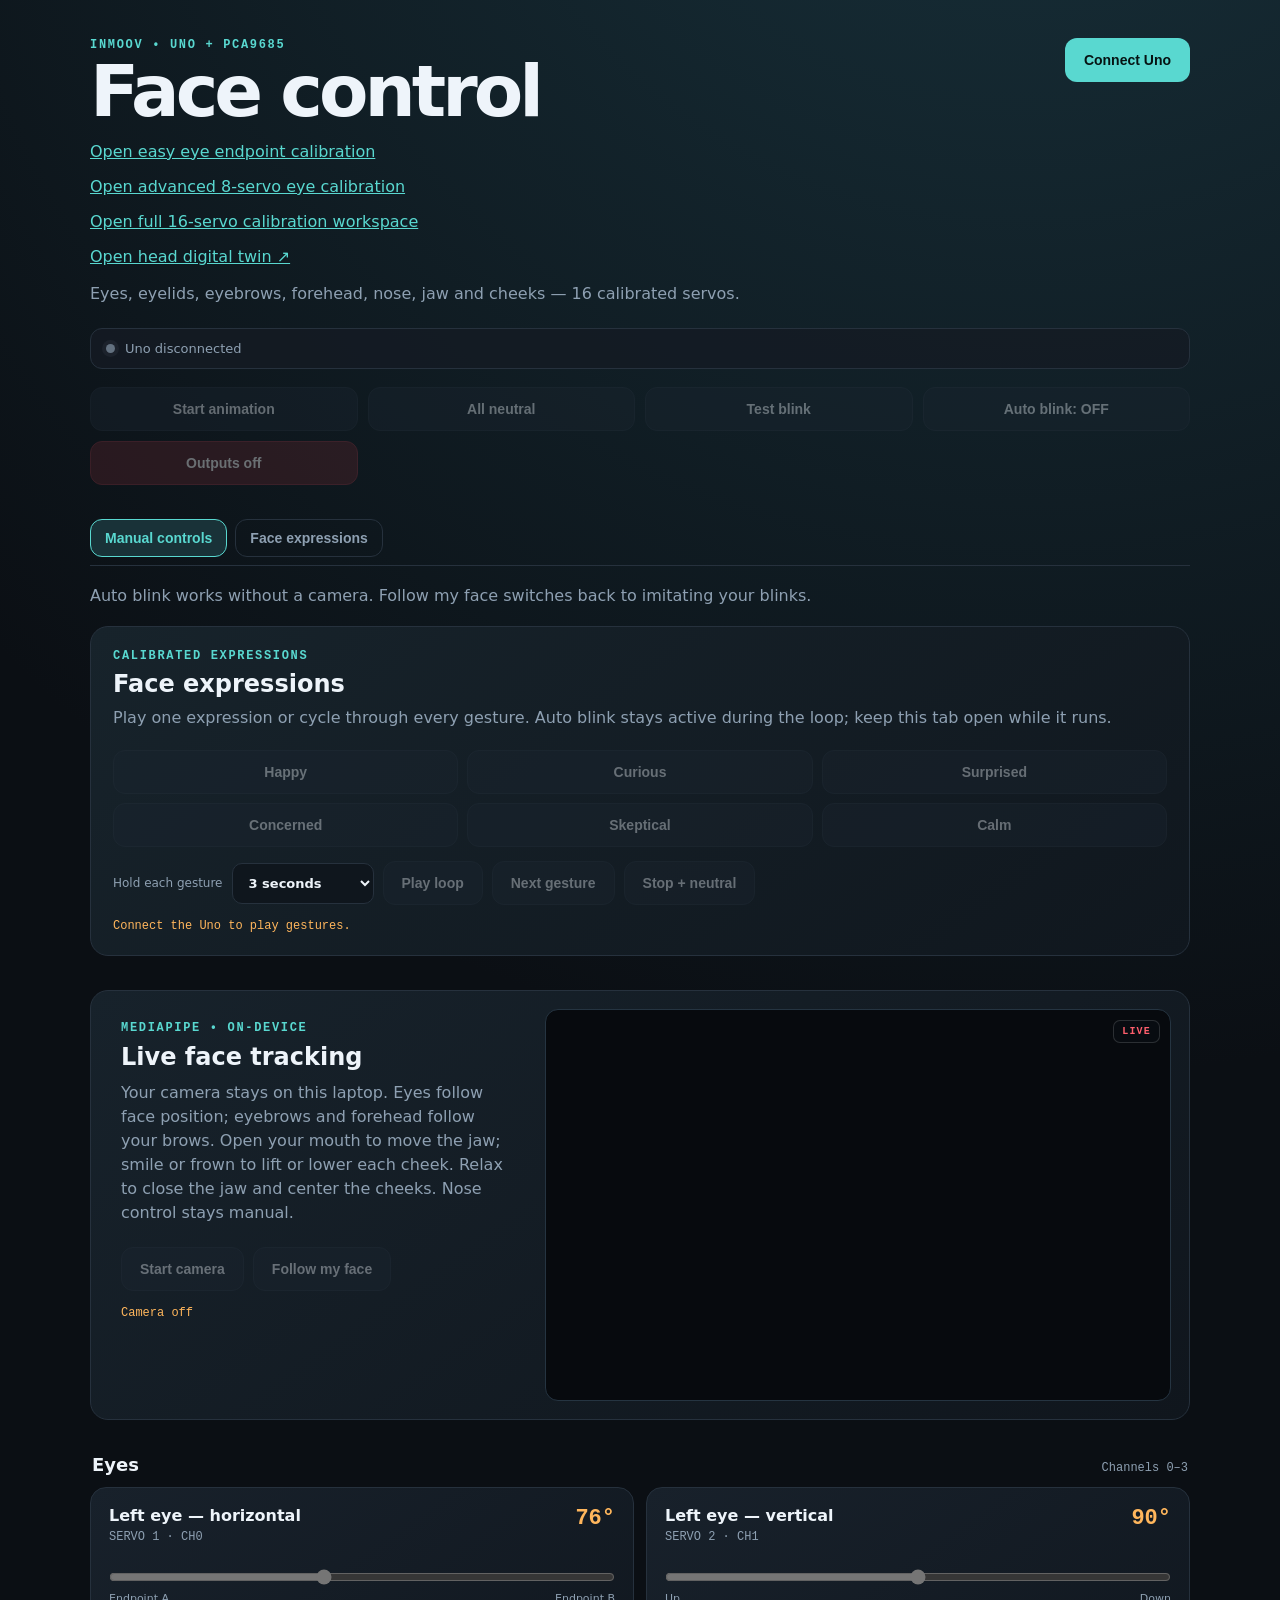
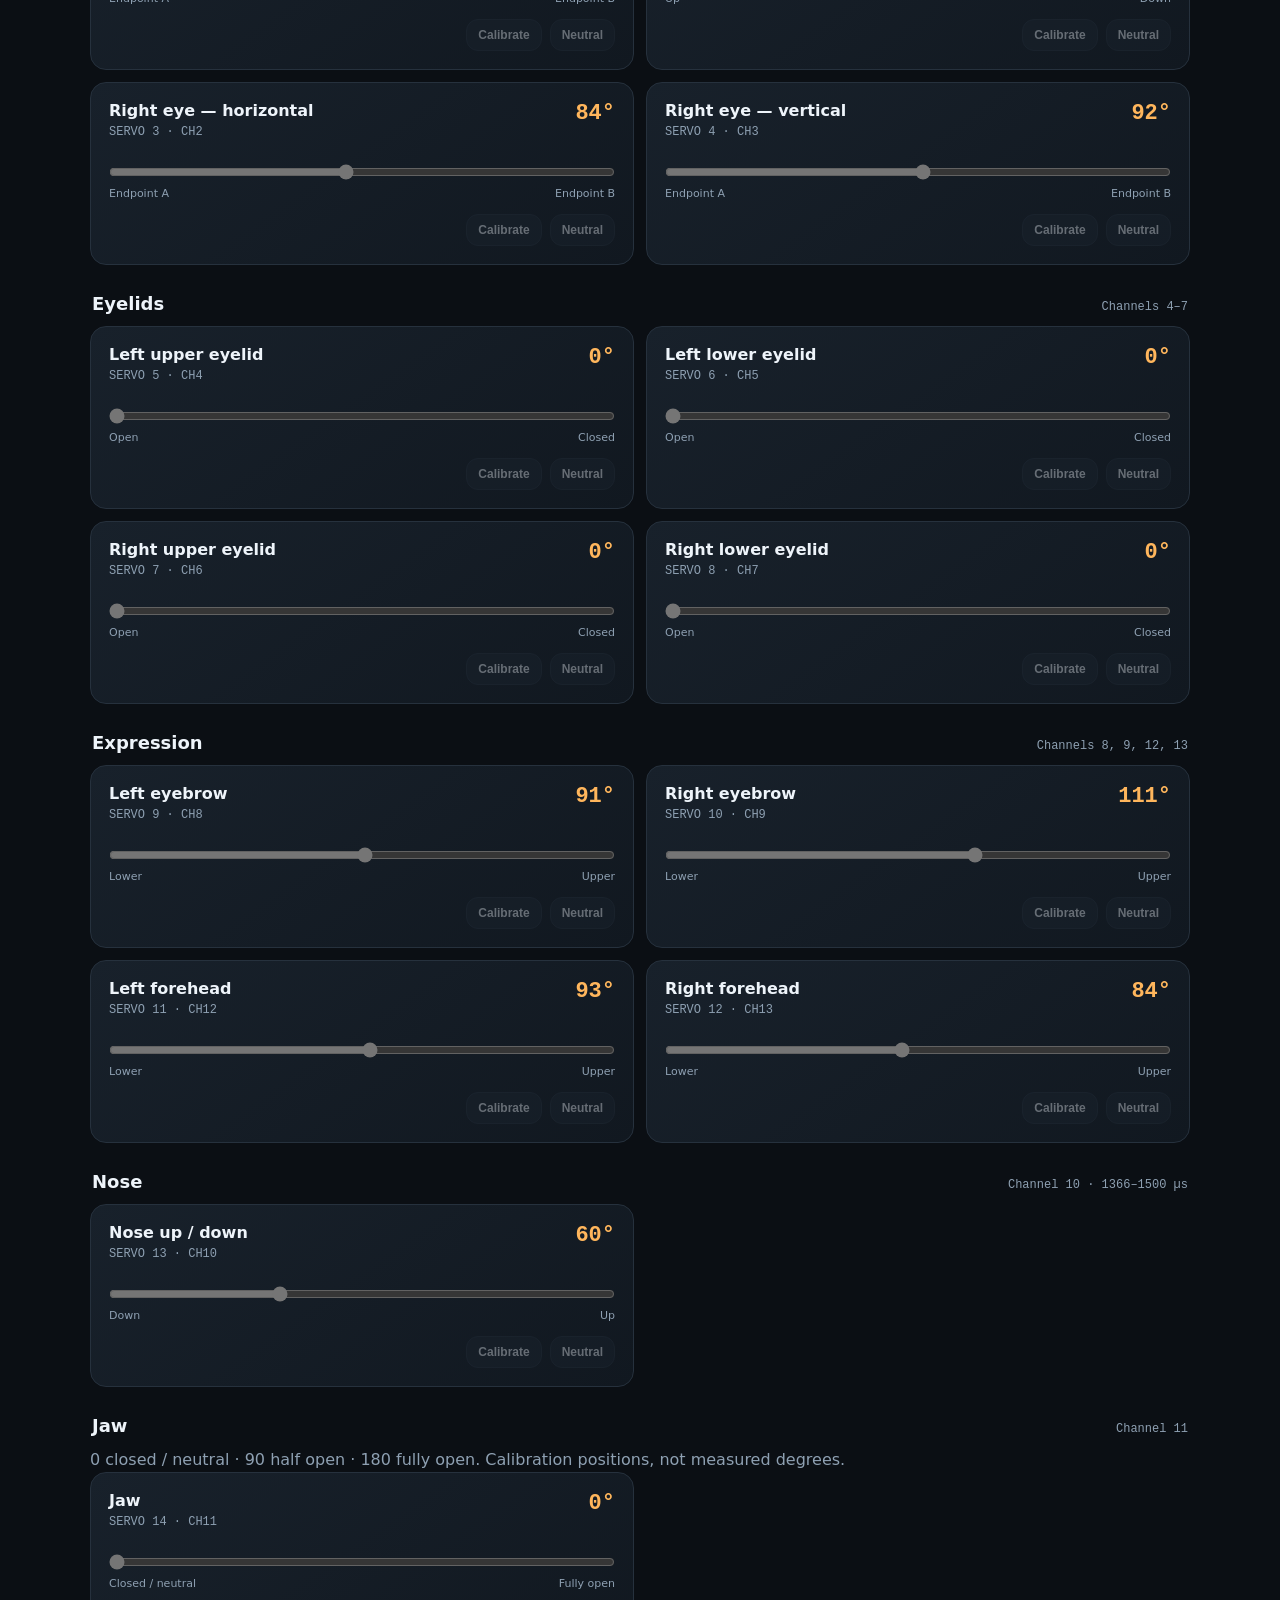
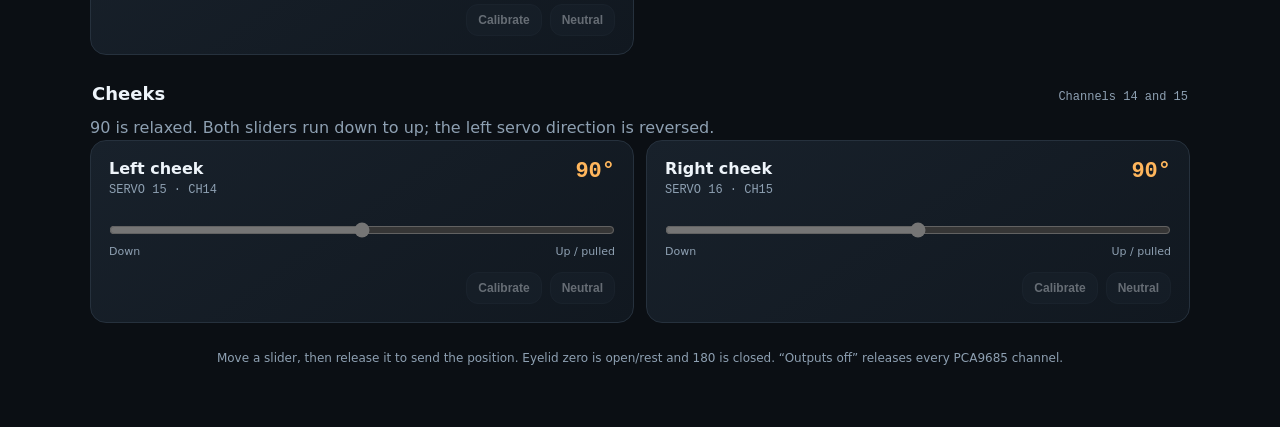
<file: control_ui/index.html>
<!doctype html>
<html lang="en">
<head>
  <meta charset="utf-8">
  <meta name="viewport" content="width=device-width,initial-scale=1">
  <title>InMoov Face Control</title>
  <link rel="stylesheet" href="styles.css">
</head>
<body>
  <main>
    <header>
      <div>
        <p class="eyebrow">INMOOV • UNO + PCA9685</p>
        <h1>Face control</h1>
        <p><a href="easy-eye.html" style="color:var(--cyan)">Open easy eye endpoint calibration</a></p>
        <p><a href="eye-calibrator.html" style="color:var(--cyan)">Open advanced 8-servo eye calibration</a></p>
        <p><a href="calibrator.html" style="color:var(--cyan)">Open full 16-servo calibration workspace</a></p>
        <p><a href="twin/" target="_blank" style="color:var(--cyan)">Open head digital twin ↗</a></p>
        <p class="subtitle">Eyes, eyelids, eyebrows, forehead, nose, jaw and cheeks — 16 calibrated servos.</p>
      </div>
      <button id="connect" class="connect">Connect Uno</button>
    </header>

    <section class="statusbar" aria-live="polite">
      <span id="dot" class="dot"></span>
      <span id="status">Uno disconnected</span>
      <span id="serialStatus" class="serial-status"></span>
    </section>

    <section id="manualControls" class="actions" aria-label="Face actions">
      <button id="animate" disabled>Start animation</button>
      <button id="neutral" disabled>All neutral</button>
      <button id="testBlink" disabled>Test blink</button>
      <button id="autoBlink" aria-pressed="false" disabled>Auto blink: OFF</button>
      <button id="off" class="danger" disabled>Outputs off</button>
    </section>

    <nav class="view-tabs" role="tablist" aria-label="Control view">
      <button id="manualTab" role="tab" aria-selected="true">Manual controls</button>
      <button id="expressionTab" role="tab" aria-selected="false">Face expressions</button>
    </nav>

    <p class="subtitle">Auto blink works without a camera. Follow my face switches back to imitating your blinks.</p>
    <section id="expressions" class="gesture-panel" aria-labelledby="gesture-title">
      <div class="gesture-copy">
        <p class="eyebrow">CALIBRATED EXPRESSIONS</p>
        <h2 id="gesture-title">Face expressions</h2>
        <p>Play one expression or cycle through every gesture. Auto blink stays active during the loop; keep this tab open while it runs.</p>
      </div>
      <div id="gestureButtons" class="gesture-buttons" aria-label="Choose a face gesture"></div>
      <div class="gesture-controls">
        <label for="gestureSpeed">Hold each gesture</label>
        <select id="gestureSpeed">
          <option value="2000">2 seconds</option>
          <option value="3000" selected>3 seconds</option>
          <option value="5000">5 seconds</option>
        </select>
        <button id="gesturePlay" aria-pressed="false" disabled>Play loop</button>
        <button id="gestureNext" disabled>Next gesture</button>
        <button id="gestureStop" disabled>Stop + neutral</button>
      </div>
      <div id="gestureStatus" class="gesture-status" role="status">Connect the Uno to play gestures.</div>
    </section>
    <section class="camera-panel">
      <div class="camera-copy">
        <p class="eyebrow">MEDIAPIPE • ON-DEVICE</p>
        <h2>Live face tracking</h2>
        <p>Your camera stays on this laptop. Eyes follow face position; eyebrows and forehead follow your brows. Open your mouth to move the jaw; smile or frown to lift or lower each cheek. Relax to close the jaw and center the cheeks. Nose control stays manual.</p>
        <div class="camera-actions">
          <button id="camera">Start camera</button>
          <button id="follow" disabled>Follow my face</button>
        </div>
        <div id="faceStatus" class="face-status">Camera off</div>
      </div>
      <div class="camera-view">
        <video id="video" playsinline muted></video>
        <canvas id="overlay"></canvas>
        <span class="camera-badge">LIVE</span>
      </div>
    </section>

    <section>
      <div class="section-title"><h2>Eyes</h2><span>Channels 0–3</span></div>
      <div id="eyes" class="grid"></div>
    </section>

    <section>
      <div class="section-title"><h2>Eyelids</h2><span>Channels 4–7</span></div>
      <div id="eyelids" class="grid"></div>
    </section>

    <section>
      <div class="section-title"><h2>Expression</h2><span>Channels 8, 9, 12, 13</span></div>
      <div id="expression" class="grid"></div>
    </section>
    <section>
      <div class="section-title"><h2>Nose</h2><span>Channel 10 · 1366–1500 µs</span></div>
      <div id="nose" class="grid"></div>
    </section>
    <section>
      <div class="section-title"><h2>Jaw</h2><span>Channel 11</span></div>
      <p class="subtitle">0 closed / neutral · 90 half open · 180 fully open. Calibration positions, not measured degrees.</p>
      <div id="jaw" class="grid"></div>
    </section>
    <section>
      <div class="section-title"><h2>Cheeks</h2><span>Channels 14 and 15</span></div>
      <p class="subtitle">90 is relaxed. Both sliders run down to up; the left servo direction is reversed.</p>
      <div id="cheeks" class="grid"></div>
    </section>

    <p class="note">Move a slider, then release it to send the position. Eyelid zero is open/rest and 180 is closed. “Outputs off” releases every PCA9685 channel.</p>
  </main>
  <script type="module" src="app.js?v=11"></script>
</body>
</html>
</file>
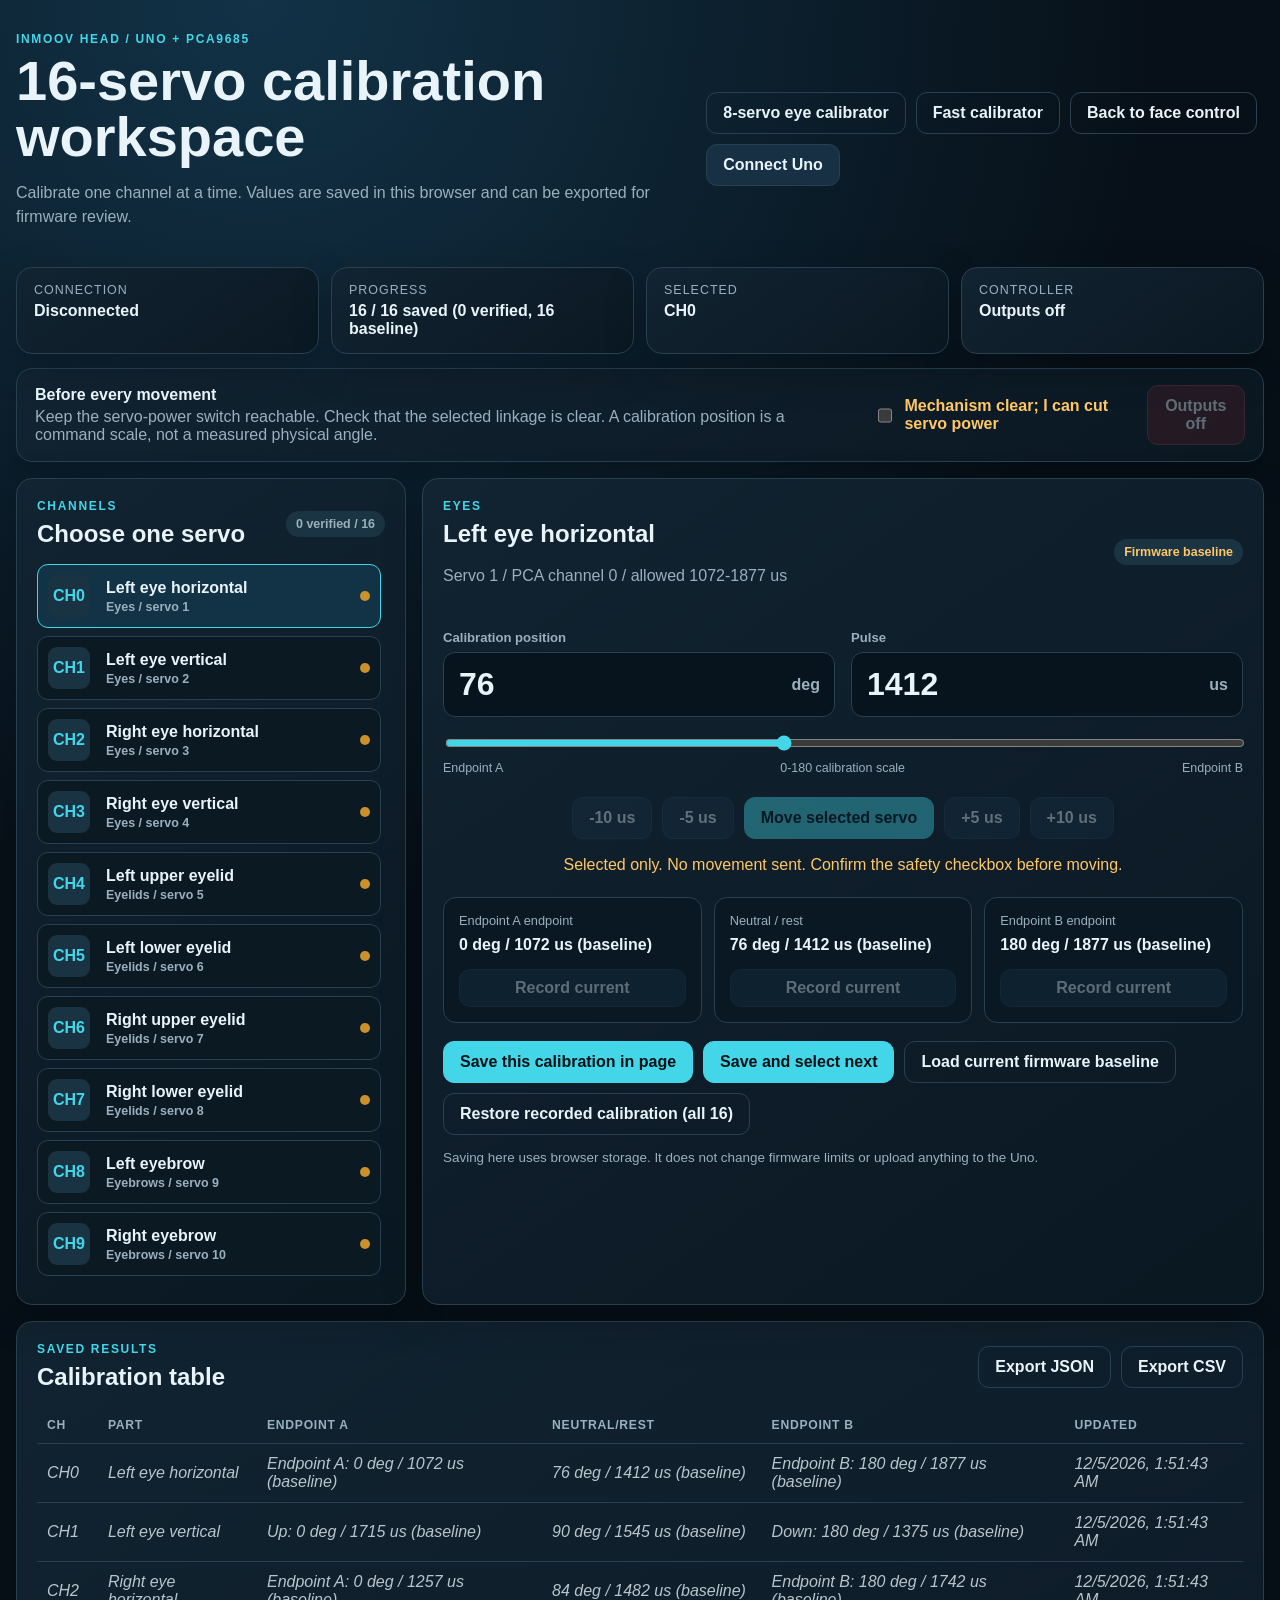
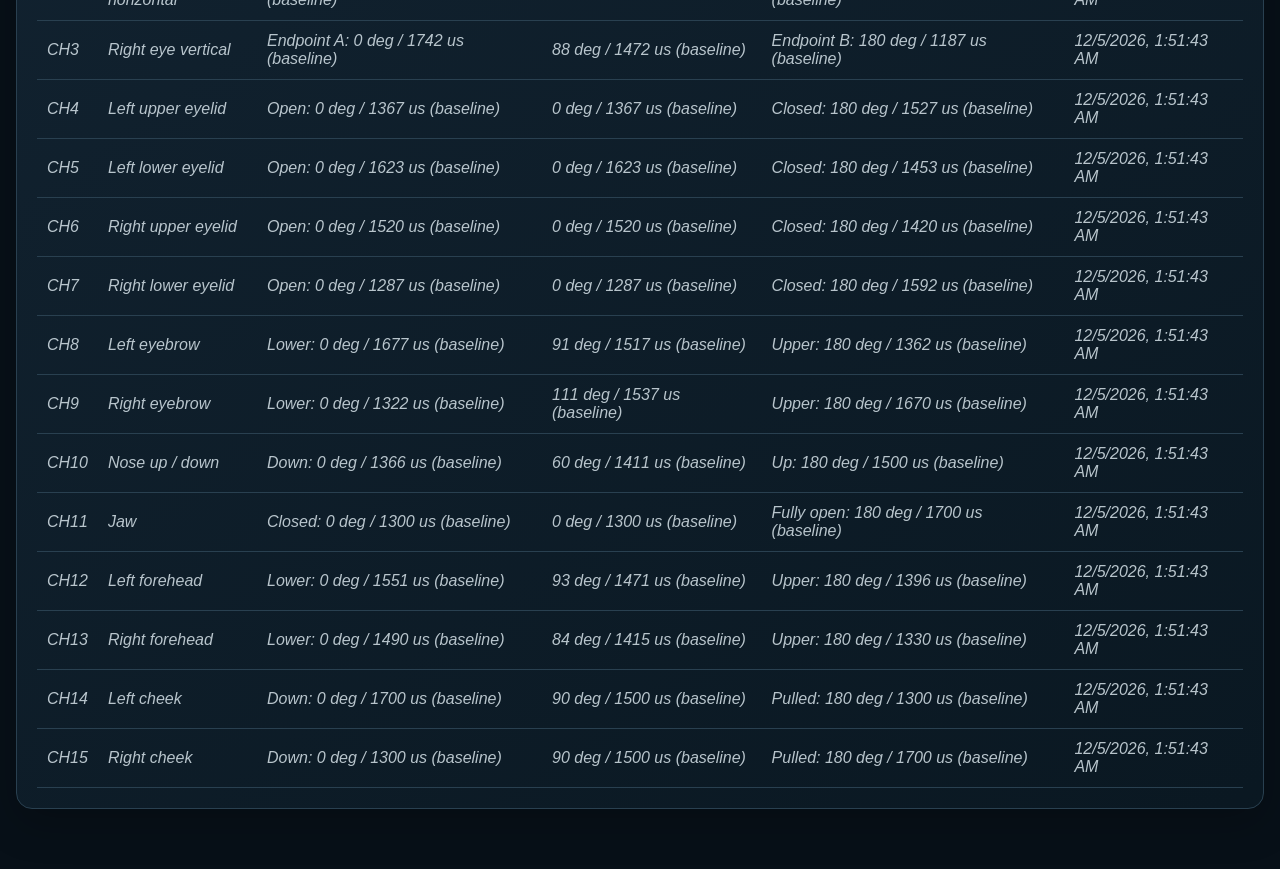
<file: control_ui/calibrator.html>
<!doctype html>
<html lang="en">
<head>
  <meta charset="utf-8">
  <meta name="viewport" content="width=device-width,initial-scale=1">
  <title>InMoov 16-servo calibrator</title>
  <link rel="stylesheet" href="calibrator.css?v=3">
</head>
<body>
  <main>
    <header class="topbar">
      <div>
        <p class="kicker">INMOOV HEAD / UNO + PCA9685</p>
        <h1>16-servo calibration workspace</h1>
        <p class="subtitle">Calibrate one channel at a time. Values are saved in this browser and can be exported for firmware review.</p>
      </div>
      <div class="header-actions">
        <a class="secondary button-link" href="eye-calibrator.html">8-servo eye calibrator</a>
        <a class="secondary button-link" href="fastcal.html">Fast calibrator</a>
        <a class="secondary button-link" href="./">Back to face control</a>
        <button id="connect">Connect Uno</button>
      </div>
    </header>

    <section class="status-grid" aria-live="polite">
      <article><span>Connection</span><strong id="connectionStatus">Disconnected</strong></article>
      <article><span>Progress</span><strong id="progressStatus">0 / 16 saved</strong></article>
      <article><span>Selected</span><strong id="selectedStatus">CH0</strong></article>
      <article><span>Controller</span><strong id="controllerStatus">Outputs off</strong></article>
    </section>

    <section class="safety">
      <div>
        <h2>Before every movement</h2>
        <p>Keep the servo-power switch reachable. Check that the selected linkage is clear. A calibration position is a command scale, not a measured physical angle.</p>
      </div>
      <label class="check"><input id="armed" type="checkbox"> Mechanism clear; I can cut servo power</label>
      <button id="outputsOff" class="danger" disabled>Outputs off</button>
    </section>

    <div class="workspace">
      <aside class="servo-panel">
        <div class="panel-heading">
          <div><p class="kicker">CHANNELS</p><h2>Choose one servo</h2></div>
          <span id="savedBadge" class="badge">0 saved</span>
        </div>
        <div id="servoList" class="servo-list"></div>
      </aside>

      <section class="calibrator-panel">
        <div class="active-heading">
          <div>
            <p id="activeGroup" class="kicker">EYES</p>
            <h2 id="activeName">Left eye horizontal</h2>
            <p id="activeMeta" class="subtitle">Servo 1 / PCA channel 0</p>
          </div>
          <span id="activeState" class="state unsaved">Not saved</span>
        </div>

        <div class="position-box">
          <div class="field">
            <label for="positionInput">Calibration position</label>
            <div class="input-unit"><input id="positionInput" type="number" min="0" max="180" step="1"><span>deg</span></div>
          </div>
          <div class="field">
            <label for="pulseInput">Pulse</label>
            <div class="input-unit"><input id="pulseInput" type="number" step="1"><span>us</span></div>
          </div>
        </div>

        <input id="positionSlider" class="position-slider" type="range" min="0" max="180" step="1" aria-label="Calibration position">
        <div class="range-text"><span id="labelA">Left</span><span>0-180 calibration scale</span><span id="labelB">Right</span></div>

        <div class="move-actions">
          <button id="minus10" disabled>-10 us</button>
          <button id="minus5" disabled>-5 us</button>
          <button id="move" class="primary" disabled>Move selected servo</button>
          <button id="plus5" disabled>+5 us</button>
          <button id="plus10" disabled>+10 us</button>
        </div>
        <p id="moveStatus" class="message">Connect the Uno. Selecting a servo does not move it.</p>

        <div class="record-grid">
          <article><span id="recordALabel">Left endpoint</span><strong id="recordAValue">Not recorded</strong><button id="recordA" disabled>Record current</button></article>
          <article id="neutralCard"><span>Neutral / rest</span><strong id="recordNeutralValue">Not recorded</strong><button id="recordNeutral" disabled>Record current</button></article>
          <article><span id="recordBLabel">Right endpoint</span><strong id="recordBValue">Not recorded</strong><button id="recordB" disabled>Record current</button></article>
        </div>

        <div class="save-actions">
          <button id="saveCurrent" class="save">Save this calibration in page</button>
          <button id="saveNext" class="save">Save and select next</button>
          <button id="loadBaseline" class="secondary">Load current firmware baseline</button>
          <button id="loadAllBaselines" class="secondary">Restore recorded calibration (all 16)</button>
        </div>
        <p class="note">Saving here uses browser storage. It does not change firmware limits or upload anything to the Uno.</p>
      </section>
    </div>

    <section class="saved-panel">
      <div class="panel-heading">
        <div><p class="kicker">SAVED RESULTS</p><h2>Calibration table</h2></div>
        <div class="export-actions"><button id="exportJson" class="secondary">Export JSON</button><button id="exportCsv" class="secondary">Export CSV</button></div>
      </div>
      <div class="table-wrap">
        <table>
          <thead><tr><th>CH</th><th>Part</th><th>Endpoint A</th><th>Neutral/rest</th><th>Endpoint B</th><th>Updated</th></tr></thead>
          <tbody id="resultsBody"></tbody>
        </table>
      </div>
    </section>
  </main>
  <script type="module" src="calibrator-page.js?v=5"></script>
</body>
</html>
</file>
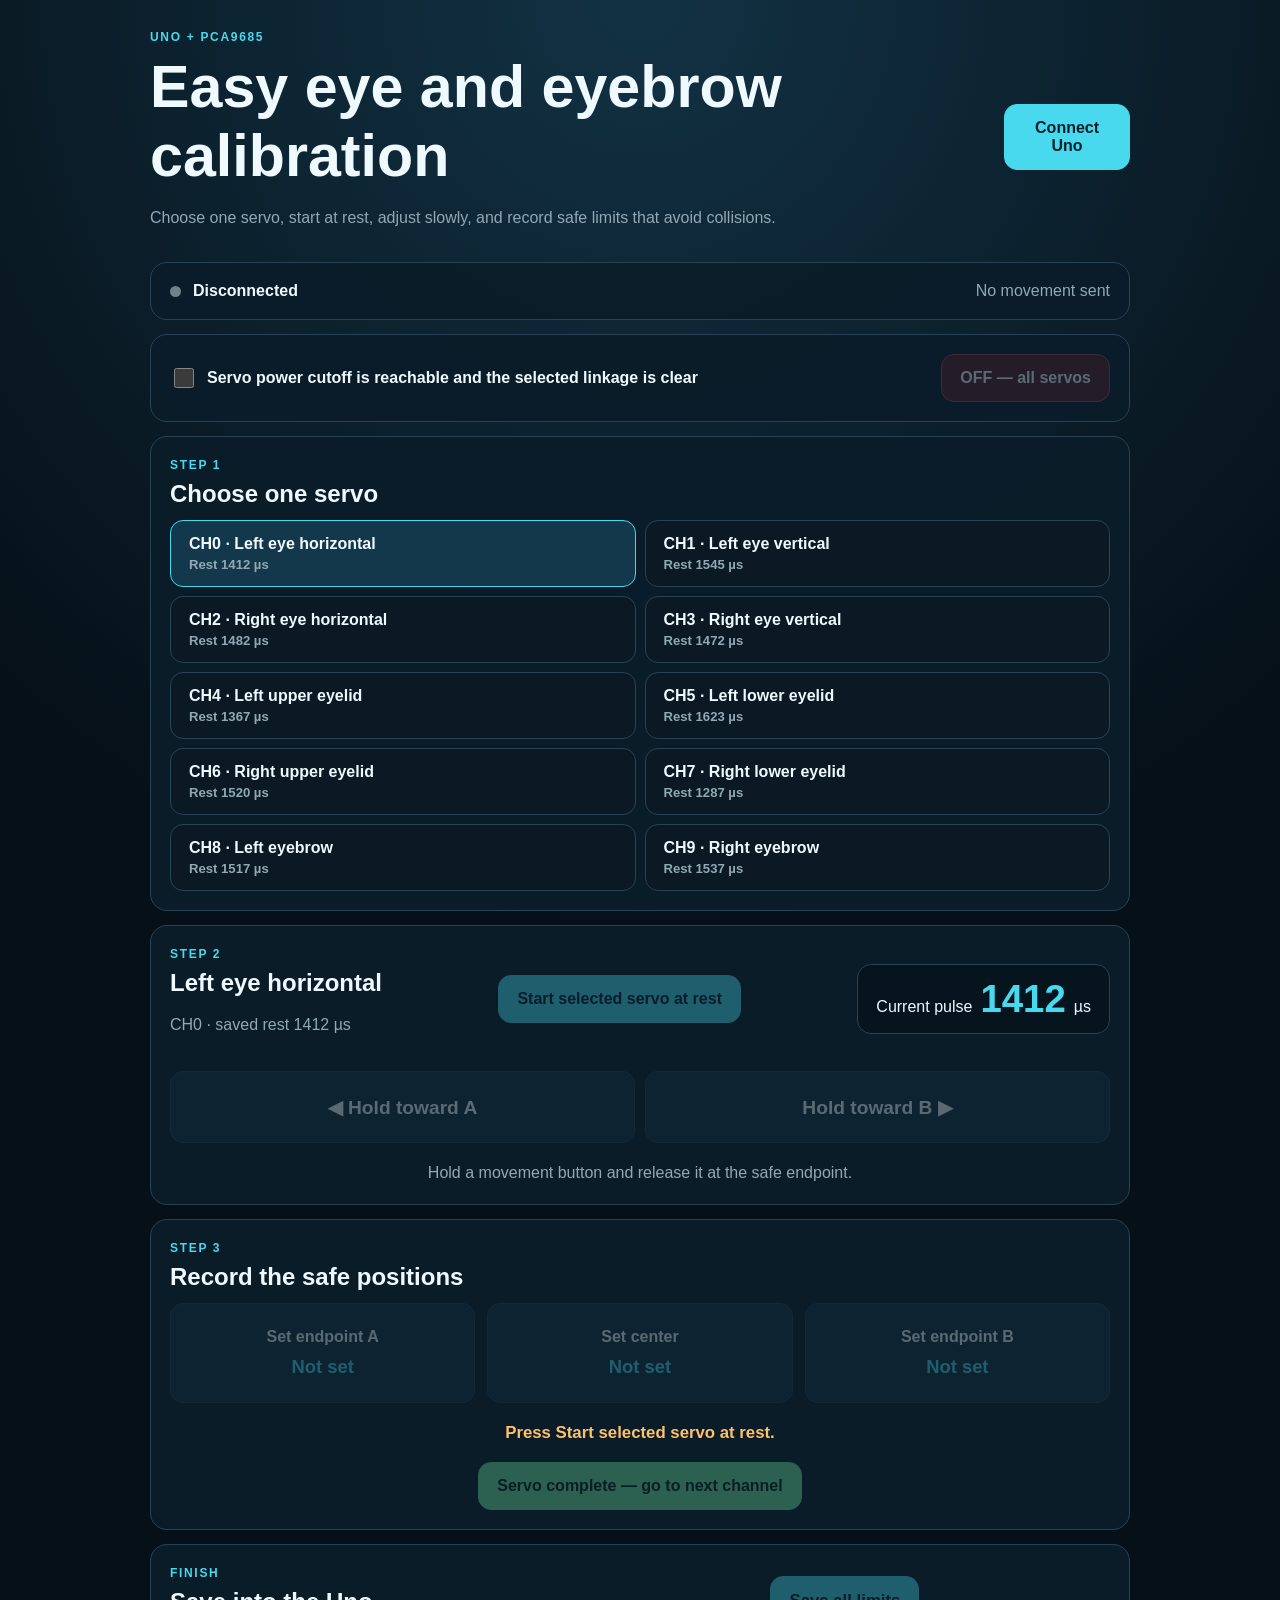
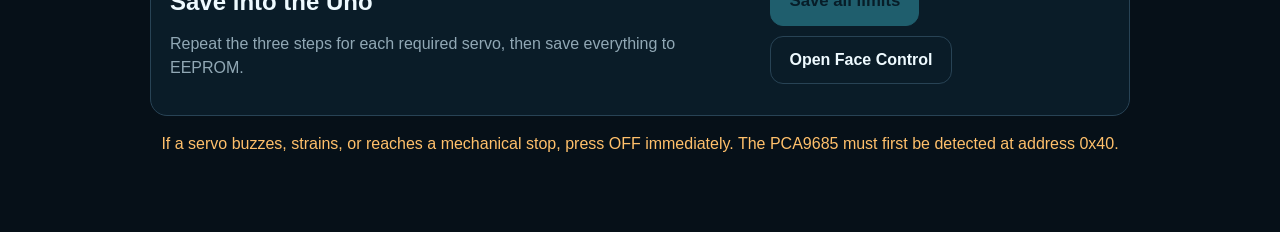
<file: control_ui/easy-eye.html>
<!doctype html>
<html lang="en">
<head>
  <meta charset="utf-8">
  <meta name="viewport" content="width=device-width,initial-scale=1">
  <title>Easy eye and eyebrow calibration</title>
  <link rel="stylesheet" href="easy-eye.css?v=3">
</head>
<body>
  <main>
    <header>
      <div><p class="eyebrow">UNO + PCA9685</p><h1>Easy eye and eyebrow calibration</h1><p>Choose one servo, start at rest, adjust slowly, and record safe limits that avoid collisions.</p></div>
      <button id="connect">Connect Uno</button>
    </header>

    <section class="status"><span id="dot"></span><strong id="connection">Disconnected</strong><span id="reply">No movement sent</span></section>

    <section class="safety">
      <label><input id="safe" type="checkbox"> Servo power cutoff is reachable and the selected linkage is clear</label>
      <button id="off" class="danger" disabled>OFF — all servos</button>
    </section>

    <section>
      <p class="eyebrow">STEP 1</p><h2>Choose one servo</h2>
      <div id="channels" class="channels"></div>
    </section>

    <section class="control">
      <div><p class="eyebrow">STEP 2</p><h2 id="selectedName">Left eye horizontal</h2><p id="selectedMeta">CH0 · saved rest 1477 µs</p></div>
      <button id="start" class="start" disabled>Start selected servo at rest</button>
      <div class="pulse"><span>Current pulse</span><strong id="pulse">1477</strong><span>µs</span></div>
      <div class="nudge"><button id="minus" disabled>◀ Hold to move</button><button id="plus" disabled>Hold to move ▶</button></div>
      <p class="hold-note">Hold a movement button and release it at the safe endpoint.</p>
    </section>

    <section>
      <p class="eyebrow">STEP 3</p><h2>Record the safe positions</h2>
      <div class="records">
        <button id="setA" disabled><span id="labelA">Set endpoint A</span><strong id="valueA">Not set</strong></button>
        <button id="setR" disabled><span id="labelR">Set center</span><strong id="valueR">Not set</strong></button>
        <button id="setB" disabled><span id="labelB">Set endpoint B</span><strong id="valueB">Not set</strong></button>
      </div>
      <p id="guide" class="guide">Start the selected servo, then set endpoint A.</p>
      <button id="next" class="next" disabled>Servo complete — go to next channel</button>
    </section>

    <section class="finish">
      <div><p class="eyebrow">FINISH</p><h2>Save into the Uno</h2><p>Repeat the three steps for each required servo, then save everything to EEPROM.</p></div>
      <div class="finish-actions"><button id="save" disabled>Save all limits</button><a class="face-link" href="./">Open Face Control</a></div>
    </section>

    <p class="warning">If a servo buzzes, strains, or reaches a mechanical stop, press OFF immediately. The PCA9685 must first be detected at address 0x40.</p>
  </main>
  <script type="module" src="easy-eye.js?v=7"></script>
</body>
</html>
</file>
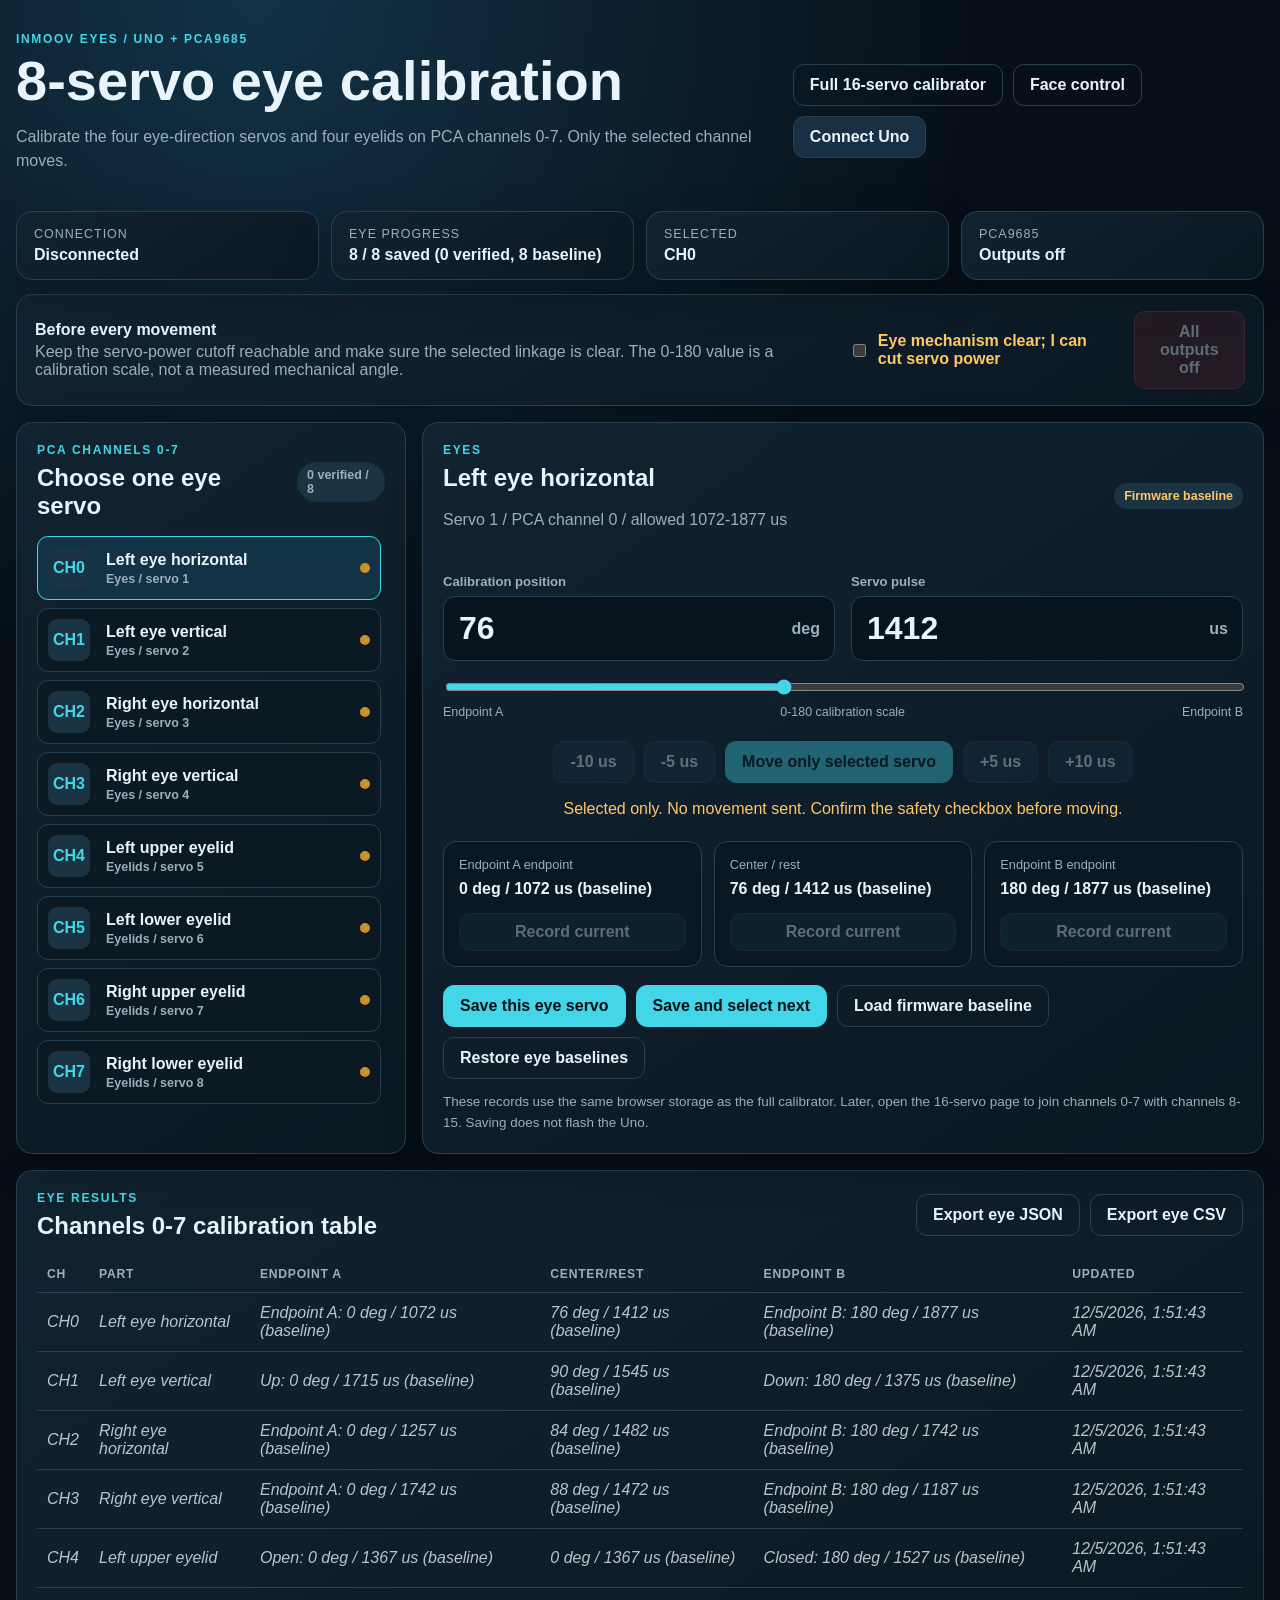
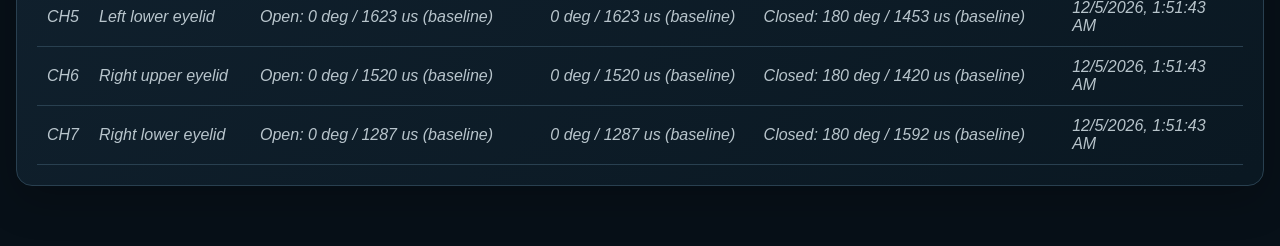
<file: control_ui/eye-calibrator.html>
<!doctype html>
<html lang="en">
<head>
  <meta charset="utf-8">
  <meta name="viewport" content="width=device-width,initial-scale=1">
  <title>InMoov 8-servo eye calibrator</title>
  <link rel="stylesheet" href="calibrator.css?v=4">
</head>
<body data-calibration-scope="eyes">
  <main>
    <header class="topbar">
      <div>
        <p class="kicker">INMOOV EYES / UNO + PCA9685</p>
        <h1>8-servo eye calibration</h1>
        <p class="subtitle">Calibrate the four eye-direction servos and four eyelids on PCA channels 0-7. Only the selected channel moves.</p>
      </div>
      <div class="header-actions">
        <a class="secondary button-link" href="calibrator.html">Full 16-servo calibrator</a>
        <a class="secondary button-link" href="./">Face control</a>
        <button id="connect">Connect Uno</button>
      </div>
    </header>

    <section class="status-grid" aria-live="polite">
      <article><span>Connection</span><strong id="connectionStatus">Disconnected</strong></article>
      <article><span>Eye progress</span><strong id="progressStatus">0 / 8 saved</strong></article>
      <article><span>Selected</span><strong id="selectedStatus">CH0</strong></article>
      <article><span>PCA9685</span><strong id="controllerStatus">Outputs off</strong></article>
    </section>

    <section class="safety">
      <div>
        <h2>Before every movement</h2>
        <p>Keep the servo-power cutoff reachable and make sure the selected linkage is clear. The 0-180 value is a calibration scale, not a measured mechanical angle.</p>
      </div>
      <label class="check"><input id="armed" type="checkbox"> Eye mechanism clear; I can cut servo power</label>
      <button id="outputsOff" class="danger" disabled>All outputs off</button>
    </section>

    <div class="workspace">
      <aside class="servo-panel">
        <div class="panel-heading">
          <div><p class="kicker">PCA CHANNELS 0-7</p><h2>Choose one eye servo</h2></div>
          <span id="savedBadge" class="badge">0 saved</span>
        </div>
        <div id="servoList" class="servo-list"></div>
      </aside>

      <section class="calibrator-panel">
        <div class="active-heading">
          <div>
            <p id="activeGroup" class="kicker">EYES</p>
            <h2 id="activeName">Left eye horizontal</h2>
            <p id="activeMeta" class="subtitle">Servo 1 / PCA channel 0</p>
          </div>
          <span id="activeState" class="state unsaved">Not saved</span>
        </div>

        <div class="position-box">
          <div class="field">
            <label for="positionInput">Calibration position</label>
            <div class="input-unit"><input id="positionInput" type="number" min="0" max="180" step="1"><span>deg</span></div>
          </div>
          <div class="field">
            <label for="pulseInput">Servo pulse</label>
            <div class="input-unit"><input id="pulseInput" type="number" step="1"><span>us</span></div>
          </div>
        </div>

        <input id="positionSlider" class="position-slider" type="range" min="0" max="180" step="1" aria-label="Calibration position">
        <div class="range-text"><span id="labelA">Left</span><span>0-180 calibration scale</span><span id="labelB">Right</span></div>

        <div class="move-actions">
          <button id="minus10" disabled>-10 us</button>
          <button id="minus5" disabled>-5 us</button>
          <button id="move" class="primary" disabled>Move only selected servo</button>
          <button id="plus5" disabled>+5 us</button>
          <button id="plus10" disabled>+10 us</button>
        </div>
        <p id="moveStatus" class="message">Connect the Uno. Selecting a servo does not move it.</p>

        <div class="record-grid">
          <article><span id="recordALabel">Left endpoint</span><strong id="recordAValue">Not recorded</strong><button id="recordA" disabled>Record current</button></article>
          <article id="neutralCard"><span>Center / rest</span><strong id="recordNeutralValue">Not recorded</strong><button id="recordNeutral" disabled>Record current</button></article>
          <article><span id="recordBLabel">Right endpoint</span><strong id="recordBValue">Not recorded</strong><button id="recordB" disabled>Record current</button></article>
        </div>

        <div class="save-actions">
          <button id="saveCurrent" class="save">Save this eye servo</button>
          <button id="saveNext" class="save">Save and select next</button>
          <button id="loadBaseline" class="secondary">Load firmware baseline</button>
          <button id="loadAllBaselines" class="secondary">Restore eye baselines</button>
        </div>
        <p class="note">These records use the same browser storage as the full calibrator. Later, open the 16-servo page to join channels 0-7 with channels 8-15. Saving does not flash the Uno.</p>
      </section>
    </div>

    <section class="saved-panel">
      <div class="panel-heading">
        <div><p class="kicker">EYE RESULTS</p><h2>Channels 0-7 calibration table</h2></div>
        <div class="export-actions"><button id="exportJson" class="secondary">Export eye JSON</button><button id="exportCsv" class="secondary">Export eye CSV</button></div>
      </div>
      <div class="table-wrap">
        <table>
          <thead><tr><th>CH</th><th>Part</th><th>Endpoint A</th><th>Center/rest</th><th>Endpoint B</th><th>Updated</th></tr></thead>
          <tbody id="resultsBody"></tbody>
        </table>
      </div>
    </section>
  </main>
  <script type="module" src="calibrator-page.js?v=6"></script>
</body>
</html>
</file>
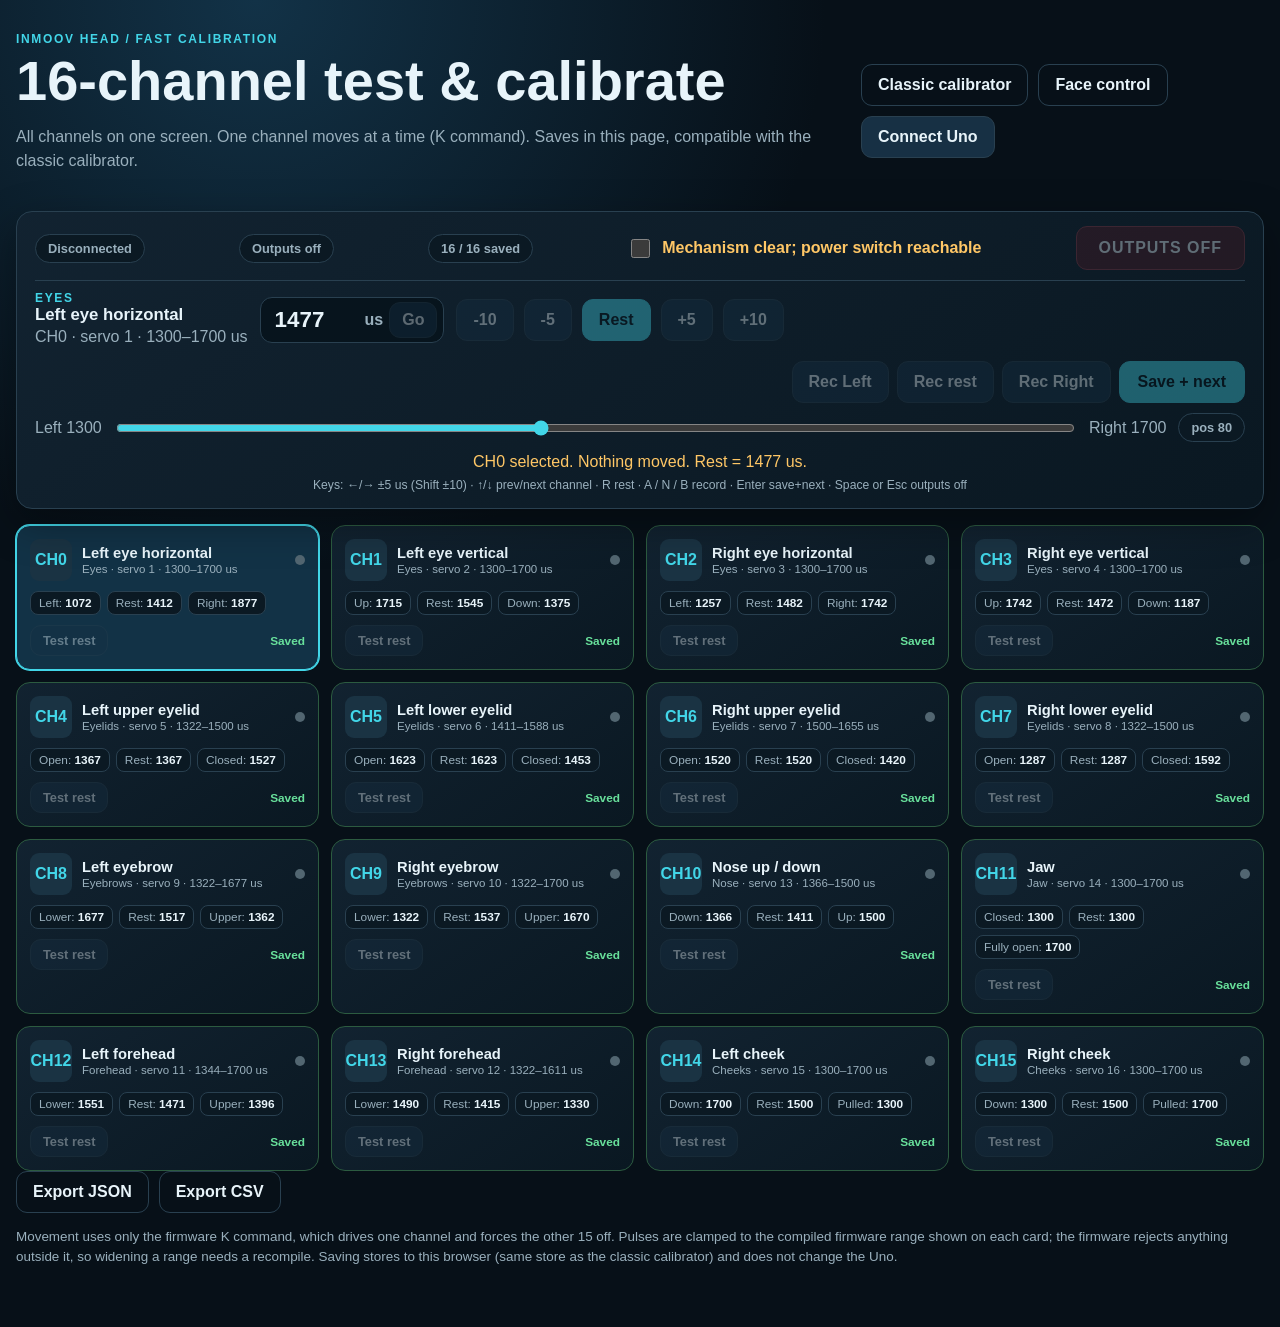
<file: control_ui/fastcal.html>
<!doctype html>
<html lang="en">
<head>
  <meta charset="utf-8">
  <meta name="viewport" content="width=device-width,initial-scale=1">
  <title>InMoov fast 16-channel calibrator</title>
  <link rel="stylesheet" href="calibrator.css">
  <link rel="stylesheet" href="fastcal.css">
</head>
<body>
  <main>
    <header class="topbar">
      <div>
        <p class="kicker">INMOOV HEAD / FAST CALIBRATION</p>
        <h1>16-channel test &amp; calibrate</h1>
        <p class="subtitle">All channels on one screen. One channel moves at a time (K command). Saves in this page, compatible with the classic calibrator.</p>
      </div>
      <div class="header-actions">
        <a class="secondary button-link" href="calibrator.html">Classic calibrator</a>
        <a class="secondary button-link" href="./">Face control</a>
        <button id="connect">Connect Uno</button>
      </div>
    </header>

    <section class="fastbar" aria-live="polite">
      <div class="fastbar-row status-row">
        <span id="connectionStatus" class="pill">Disconnected</span>
        <span id="controllerStatus" class="pill">Outputs off</span>
        <span id="progressStatus" class="pill">0 / 16 saved</span>
        <label class="check"><input id="armed" type="checkbox"> Mechanism clear; power switch reachable</label>
        <button id="outputsOff" class="danger big-off" disabled>OUTPUTS OFF</button>
      </div>

      <div class="fastbar-row active-row">
        <div class="active-id">
          <p id="activeGroup" class="kicker">EYES</p>
          <strong id="activeName">Left eye horizontal</strong>
          <span id="activeMeta" class="subtitle">CH0 · servo 1 · 1300–1700 us</span>
        </div>
        <div class="pulse-box">
          <input id="pulseInput" type="number" step="1" aria-label="Pulse in microseconds">
          <span class="unit">us</span>
          <button id="goPulse" disabled>Go</button>
        </div>
        <div class="move-actions">
          <button id="minus10" disabled>-10</button>
          <button id="minus5" disabled>-5</button>
          <button id="goRest" class="primary" disabled>Rest</button>
          <button id="plus5" disabled>+5</button>
          <button id="plus10" disabled>+10</button>
        </div>
        <div class="record-actions">
          <button id="recordA" disabled>Rec <span id="labelA">A</span></button>
          <button id="recordNeutral" disabled>Rec rest</button>
          <button id="recordB" disabled>Rec <span id="labelB">B</span></button>
          <button id="saveNext" class="save" disabled>Save + next</button>
        </div>
      </div>

      <div class="fastbar-row slider-row">
        <span id="sliderLabelA" class="subtitle">A</span>
        <input id="pulseSlider" type="range" step="1" aria-label="Pulse slider">
        <span id="sliderLabelB" class="subtitle">B</span>
        <span id="positionReadout" class="pill">pos 80</span>
      </div>

      <p id="moveStatus" class="message">Connect the Uno. Selecting a card never moves anything.</p>
      <p class="shortcuts subtitle">Keys: ←/→ ±5 us (Shift ±10) · ↑/↓ prev/next channel · R rest · A / N / B record · Enter save+next · Space or Esc outputs off</p>
    </section>

    <section id="cardGrid" class="card-grid"></section>

    <section class="fast-footer">
      <div class="export-actions">
        <button id="exportJson" class="secondary">Export JSON</button>
        <button id="exportCsv" class="secondary">Export CSV</button>
      </div>
      <p class="note">Movement uses only the firmware K command, which drives one channel and forces the other 15 off. Pulses are clamped to the compiled firmware range shown on each card; the firmware rejects anything outside it, so widening a range needs a recompile. Saving stores to this browser (same store as the classic calibrator) and does not change the Uno.</p>
    </section>
  </main>
  <script type="module" src="fastcal.js"></script>
</body>
</html>
</file>
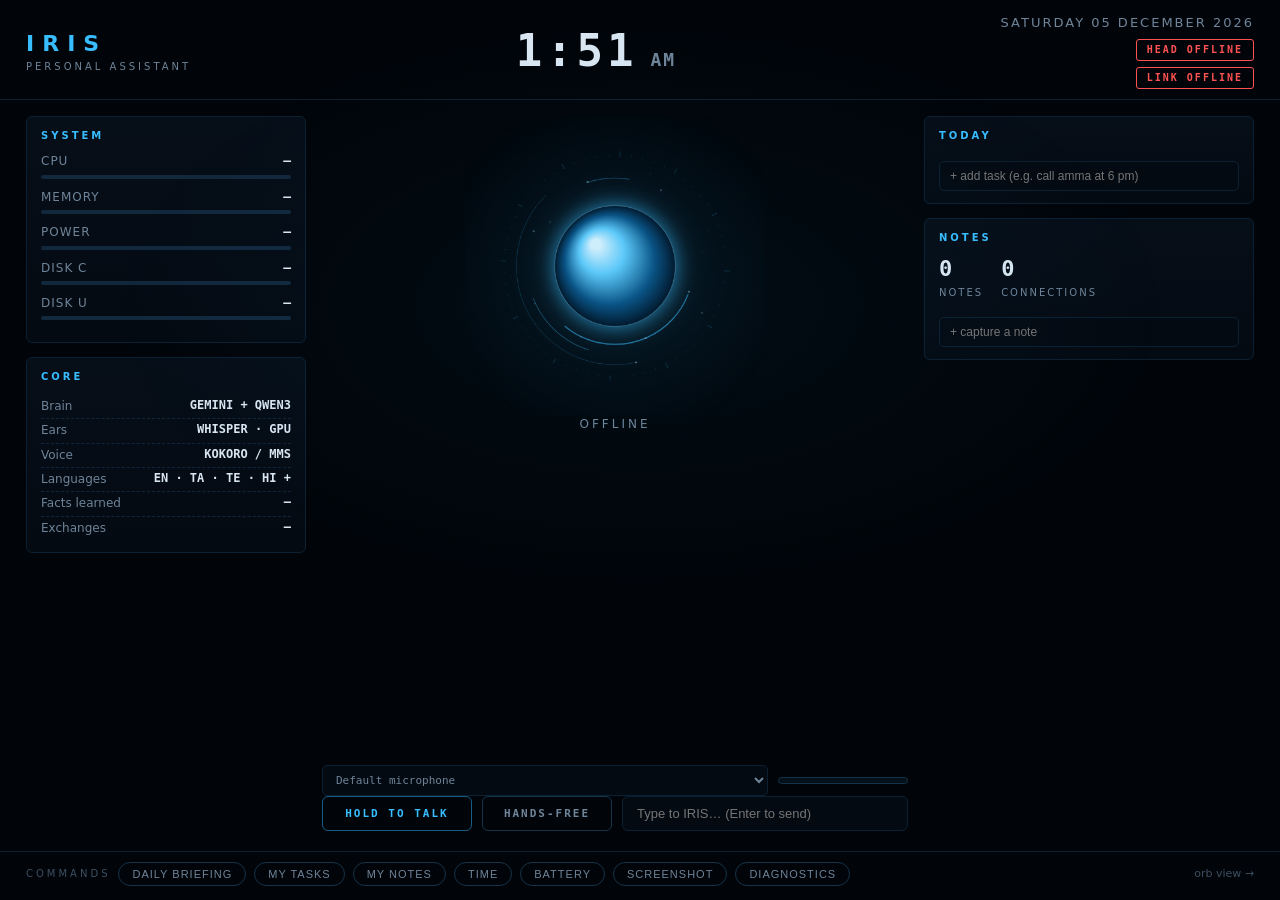
<file: control_ui/jarvis.html>
<!doctype html>
<html lang="en">
<head>
<meta charset="utf-8">
<meta name="viewport" content="width=device-width,initial-scale=1">
<title>IRIS · COMMAND</title>
<link rel="icon" href="iris.ico">
<link rel="stylesheet" href="jarvis.css">
</head>
<body>

<header>
  <div class="brand"><b>IRIS</b><span>PERSONAL&nbsp;ASSISTANT</span></div>
  <div id="clock">--:--<small> --</small></div>
  <div class="hright">
    <div id="date">—</div>
    <button class="badge off" id="headBadge" type="button" title="Connect the InMoov Uno">HEAD OFFLINE</button>
    <div class="badge off" id="linkBadge">LINK OFFLINE</div>
  </div>
</header>

<main>
  <!-- ······ left: system ······ -->
  <div class="col">
    <div class="panel">
      <h3>System</h3>
      <div class="meter" id="mCpu">
        <div class="row"><span>CPU</span><b>—</b></div>
        <div class="bar"><i></i></div>
      </div>
      <div class="meter" id="mRam">
        <div class="row"><span>MEMORY</span><b>—</b></div>
        <div class="bar"><i></i></div>
      </div>
      <div class="meter" id="mBatt">
        <div class="row"><span>POWER <em class="state"></em></span><b>—</b></div>
        <div class="bar"><i></i></div>
      </div>
      <div class="meter" id="mDiskC">
        <div class="row"><span>DISK C <em class="state"></em></span><b>—</b></div>
        <div class="bar"><i></i></div>
      </div>
      <div class="meter" id="mDiskU">
        <div class="row"><span>DISK U <em class="state"></em></span><b>—</b></div>
        <div class="bar"><i></i></div>
      </div>
    </div>
    <div class="panel">
      <h3>Core</h3>
      <div class="kv"><span>Brain</span><b>GEMINI + QWEN3</b></div>
      <div class="kv"><span>Ears</span><b>WHISPER · GPU</b></div>
      <div class="kv"><span>Voice</span><b>KOKORO / MMS</b></div>
      <div class="kv"><span>Languages</span><b>EN · TA · TE · HI +</b></div>
      <div class="kv"><span>Facts learned</span><b id="factCount">—</b></div>
      <div class="kv"><span>Exchanges</span><b id="exchCount">—</b></div>
    </div>
  </div>

  <!-- ······ center: orb ······ -->
  <div class="center">
    <div id="orbWrap">
      <canvas id="orbCanvas" width="500" height="500" aria-label="IRIS core"></canvas>
    </div>
    <div id="stateText">CONNECTING</div>
    <div id="convo"></div>
    <div class="mic-tools">
      <select id="micSelect" aria-label="Microphone"><option>Default microphone</option></select>
      <div class="mic-meter" title="Microphone input level"><i id="micBar"></i></div>
    </div>
    <div class="controls">
      <button id="talkBtn"><span id="talkLabel">HOLD TO TALK</span></button>
      <button id="hfBtn" title="Continuous listening — say 'Iris …'">HANDS-FREE</button>
      <input id="textIn" placeholder="Type to IRIS… (Enter to send)" autocomplete="off">
    </div>
  </div>

  <!-- ······ right: today ······ -->
  <div class="col">
    <div class="panel" id="schedule">
      <h3>Today <small id="doneCount"></small></h3>
      <ul class="tasks" id="taskList"></ul>
      <input class="mini" id="taskIn" placeholder="+ add task (e.g. call amma at 6 pm)" autocomplete="off">
    </div>
    <div class="panel">
      <h3>Notes</h3>
      <div class="notestats">
        <div><b id="noteCount">0</b><span>NOTES</span></div>
        <div><b id="connCount">0</b><span>CONNECTIONS</span></div>
      </div>
      <div id="noteList"></div>
      <input class="mini" id="noteIn" placeholder="+ capture a note" autocomplete="off">
    </div>
  </div>
</main>

<footer>
  <span class="lbl">COMMANDS</span>
  <button class="chip" data-say="daily briefing">DAILY BRIEFING</button>
  <button class="chip" data-say="what are my tasks">MY TASKS</button>
  <button class="chip" data-say="read my notes">MY NOTES</button>
  <button class="chip" data-say="what time is it">TIME</button>
  <button class="chip" data-say="battery">BATTERY</button>
  <button class="chip" data-say="take a screenshot">SCREENSHOT</button>
  <button class="chip" data-say="run diagnostics">DIAGNOSTICS</button>
  <a class="plain" href="orb.html">orb view →</a>
</footer>

<script src="jarvis.js?v=12"></script>
</body>
</html>
</file>
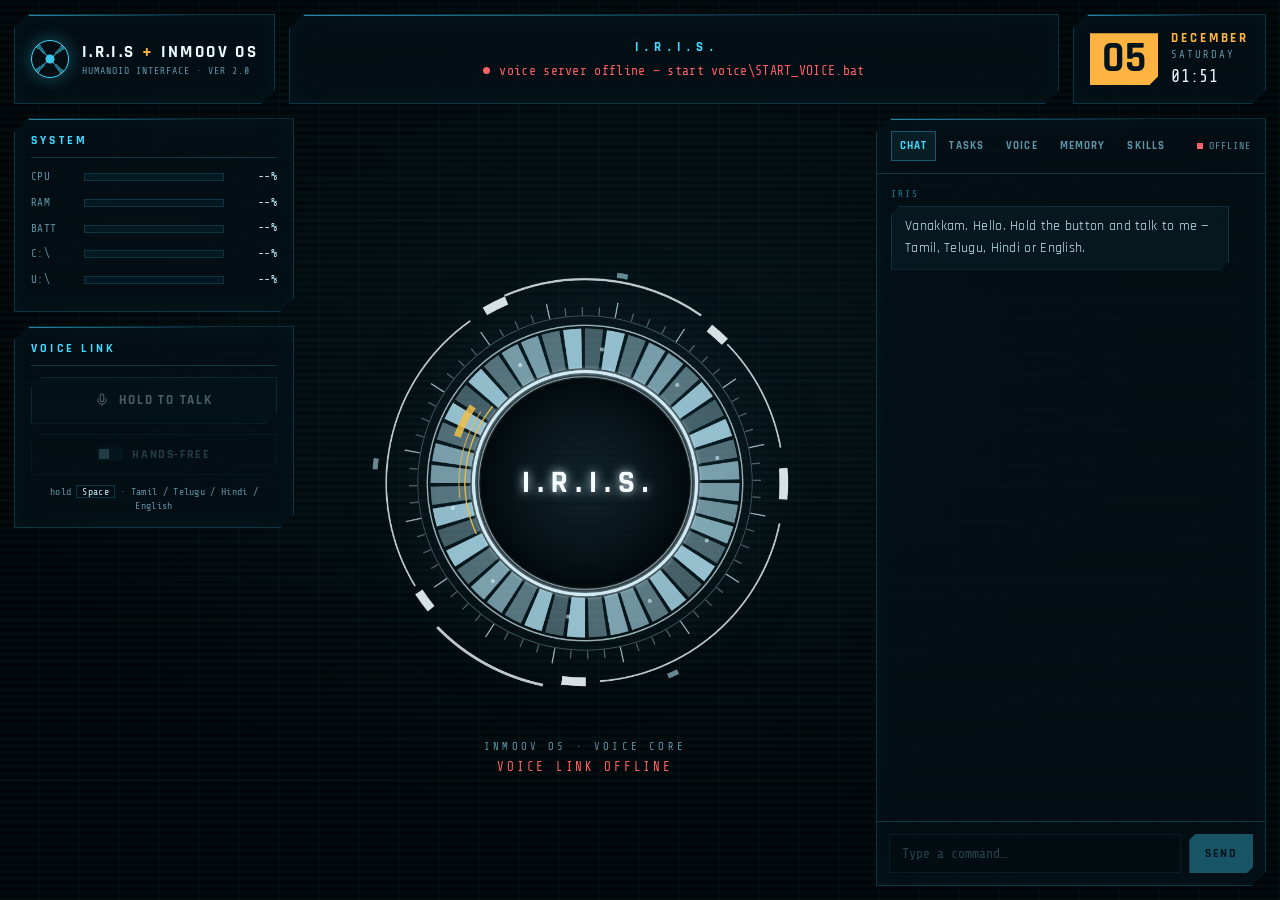
<file: control_ui/orb.html>
<!doctype html>
<html lang="en">
<head>
  <meta charset="utf-8">
  <meta name="viewport" content="width=device-width,initial-scale=1">
  <title>IRIS · INMOOV OS</title>
  <link rel="stylesheet" href="orb.css?v=17">
</head>
<body>
  <div class="grid-bg"></div>
  <main>

    <!-- ══════════ TOP BAR ══════════ -->
    <header class="topbar">
      <div class="hud-panel logo-block">
        <div class="logo-mark"></div>
        <div>
          <div class="logo-title">I.R.I.S <span class="plus">+</span> INMOOV OS</div>
          <div class="logo-sub">HUMANOID INTERFACE · VER 2.0</div>
        </div>
      </div>
      <div class="hud-panel ask-block">
        <div class="ask-title">I.R.I.S.</div>
        <p id="status" class="status-line"><span class="status-dot"></span><span id="statusText">connecting…</span></p>
      </div>
      <div class="hud-panel date-block">
        <div id="hudDay" class="hud-day">--</div>
        <div>
          <div id="hudMonth" class="hud-month">--</div>
          <div id="hudWeekday" class="hud-weekday">--</div>
          <div id="hudClock" class="hud-clock">--:--</div>
        </div>
      </div>
    </header>

    <!-- ══════════ LEFT COLUMN ══════════ -->
    <aside class="col-left">
      <section class="hud-panel">
        <h2 class="hud-h">SYSTEM</h2>
        <div class="sys-row"><span>CPU</span><div class="hud-meter"><div id="sysCpu" class="hud-bar"></div></div><b id="sysCpuV">--%</b></div>
        <div class="sys-row"><span>RAM</span><div class="hud-meter"><div id="sysRam" class="hud-bar"></div></div><b id="sysRamV">--%</b></div>
        <div class="sys-row"><span>BATT</span><div class="hud-meter"><div id="sysBatt" class="hud-bar"></div></div><b id="sysBattV">--%</b></div>
        <div class="sys-row"><span>C:\</span><div class="hud-meter"><div id="sysDiskC" class="hud-bar warn"></div></div><b id="sysDiskCV">--%</b></div>
        <div class="sys-row"><span>U:\</span><div class="hud-meter"><div id="sysDiskU" class="hud-bar"></div></div><b id="sysDiskUV">--%</b></div>
      </section>

      

      <section class="hud-panel">
        <h2 class="hud-h">VOICE LINK</h2>
        <div class="control-col">
          <button id="talk" class="talk" disabled>
            <span class="talk-ring"></span>
            <svg class="mic-icon" viewBox="0 0 24 24" fill="none" stroke="currentColor" stroke-width="2" stroke-linecap="round">
              <path d="M12 2a3 3 0 0 0-3 3v7a3 3 0 0 0 6 0V5a3 3 0 0 0-3-3z"/>
              <path d="M19 10v2a7 7 0 0 1-14 0v-2M12 19v3"/>
            </svg>
            <span id="talkLabel">HOLD TO TALK</span>
          </button>
          <button id="handsFree" class="hands-free" disabled>
            <span class="switch"></span><span>HANDS-FREE</span>
          </button>
          <p class="hint">hold <kbd>Space</kbd> · Tamil / Telugu / Hindi / English</p>
        </div>
      </section>
    </aside>

    <!-- ══════════ CENTER: INMOOV SCHEMATIC ══════════ -->
    <section class="center-stage">
      <div class="core-wrap">
        <canvas id="orb" width="900" height="900" aria-label="IRIS core"></canvas>
        <div class="stage-caption">
          <span class="cap-line">INMOOV OS · VOICE CORE</span>
          <span id="stageStatus" class="cap-status">SYSTEMS NOMINAL</span>
        </div>
      </div>
    </section>

    <!-- ══════════ RIGHT COLUMN: CONSOLE ══════════ -->
    <aside class="col-right hud-panel console">
      <header class="side-head">
        <nav class="tabs">
          <button id="tabChat" class="tab active" type="button">CHAT</button>
          <button id="tabTasks" class="tab" type="button">TASKS</button>
          <button id="tabVoice" class="tab" type="button">VOICE</button>
          <button id="tabMemory" class="tab" type="button">MEMORY</button>
          <button id="tabSkills" class="tab" type="button">SKILLS</button>
        </nav>
        <span id="connBadge" class="badge">OFFLINE</span>
      </header>

      <div id="chatPanel" class="panel-fill">
        <div id="messages" class="messages" aria-live="polite">
          <div class="msg bot"><span class="who">IRIS</span>
            <div class="bubble">Vanakkam. Hello. Hold the button and talk to me — Tamil, Telugu, Hindi or English.</div></div>
        </div>
        <form id="composer" class="composer" autocomplete="off">
          <input id="textInput" type="text" placeholder="Type a command…" aria-label="Type a message">
          <button type="submit" id="sendBtn">SEND</button>
        </form>
      </div>

      <div id="tasksPanel" class="panel-fill settings" hidden>
        <div>
          <p class="field-label">TODAY <span id="taskDoneCount" style="float:right;opacity:.65"></span></p>
          <div id="taskList" class="opt-list"></div>
          <form id="taskForm" class="composer" autocomplete="off" style="margin-top:9px">
            <input id="taskInput" type="text" placeholder="Add task… e.g. call amma at 6 pm" aria-label="Add task">
            <button type="submit">ADD</button>
          </form>
        </div>
        <div>
          <p class="field-label">NOTES</p>
          <div id="noteStats" class="stat-row"></div>
          <div id="noteList" class="opt-list"></div>
          <form id="noteForm" class="composer" autocomplete="off" style="margin-top:9px">
            <input id="noteInput" type="text" placeholder="Capture a note…" aria-label="Capture a note">
            <button type="submit">ADD</button>
          </form>
        </div>
        <button id="briefBtn" class="btn btn-accent" type="button">▶ DAILY BRIEFING</button>
        <p class="note">By voice: <em>"add task … at 6 pm"</em>, <em>"take a note …"</em>,
          <em>"what are my tasks"</em>, <em>"task … done"</em>, <em>"daily briefing"</em>.</p>
      </div>

      <div id="voicePanel" class="panel-fill settings" hidden>
        <div>
          <p class="field-label">MICROPHONE</p>
          <select id="micSelect" class="select" aria-label="Microphone"></select>
          <div class="meter"><div id="micBar" class="meter-bar"></div></div>
          <p class="note" style="margin-top:9px">A headset mic near your mouth beats the laptop array. Speak — the bar should reach the middle.</p>
        </div>
        <div>
          <p class="field-label">VOICE</p>
          <div id="voiceList" class="opt-list"></div>
        </div>
        <div>
          <p class="field-label">LANGUAGES</p>
          <p class="note">IRIS replies in the language you speak. Ready: <em>English, Tamil, Telugu, Hindi</em>; seven more download on first use.</p>
        </div>
        <button id="voiceTest" class="btn btn-accent" type="button">▶ PREVIEW VOICE</button>
      </div>

      <div id="memoryPanel" class="panel-fill settings" hidden>
        <div>
          <p class="field-label">LEARNED DATA</p>
          <div id="memStats" class="stat-row"></div>
        </div>
        <p class="note">Say <em>"remember that …"</em> to teach, <em>"what do you know about me"</em> to hear it back.</p>
        <div id="memList" class="opt-list"></div>
        <button id="memClear" class="btn btn-danger" type="button">FORGET EVERYTHING</button>
      </div>

      <div id="skillsPanel" class="panel-fill settings" hidden>
        <div>
          <p class="field-label">BODY CONTROL</p>
          <button id="motionBtn" class="btn" type="button">ENABLE MOTION (COM9)</button>
          <p id="motionNote" class="note" style="margin-top:9px">Off. Enable after calibration, power switch in reach, calibrator disconnected.</p>
        </div>
        <div>
          <p class="field-label">HEAD COMMANDS</p>
          <div id="robotSkills" class="opt-list"></div>
        </div>
        <div>
          <p class="field-label">LAPTOP COMMANDS</p>
          <div id="laptopSkills" class="opt-list"></div>
        </div>
      </div>
    </aside>
  </main>
  <script src="orb.js?v=17"></script>
</body>
</html>
</file>
<file: control_ui/styles.css>
:root {
  color-scheme: dark;
  --bg:#0b0f14; --panel:#141b23; --line:#26313d; --text:#eef4fa;
  --muted:#8ea0b2; --cyan:#59d8d0; --amber:#ffb65c; --red:#ff5f6d;
}
*{box-sizing:border-box}
.calibration-dialog{max-width:640px;width:calc(100% - 24px);max-height:90vh;overflow:auto;background:var(--panel);color:var(--text);border:1px solid var(--cyan);border-radius:16px;padding:24px}
.calibration-dialog::backdrop{background:#000b}.calibration-dialog p{line-height:1.5;color:var(--muted)}.calibration-dialog input{display:block;width:100%;padding:12px;margin:10px 0;background:var(--bg);color:var(--text);border:1px solid var(--line);font-size:20px}.cal-actions{display:flex;flex-wrap:wrap;gap:8px;margin:12px 0}.calibration-dialog pre{white-space:pre-wrap;color:var(--cyan)}.card-actions{gap:8px}
body{margin:0;background:radial-gradient(circle at 80% -10%,#18323c 0,transparent 35%),var(--bg);color:var(--text);font-family:Inter,Segoe UI,system-ui,sans-serif;min-height:100vh}
main{width:min(1100px,calc(100% - 32px));margin:auto;padding:38px 0 60px}
header{display:flex;justify-content:space-between;align-items:flex-start;gap:24px;margin-bottom:22px}
h1{font-size:clamp(36px,7vw,72px);line-height:.95;letter-spacing:-.055em;margin:5px 0 14px}
.eyebrow{color:var(--cyan);font:700 12px/1.2 ui-monospace,monospace;letter-spacing:.14em;margin:0}
.subtitle,.note{color:var(--muted);margin:0;line-height:1.5}
button{border:1px solid var(--line);border-radius:12px;background:#1b2530;color:var(--text);padding:13px 18px;font-weight:700;font-size:14px;cursor:pointer;transition:.16s ease}
button:hover:not(:disabled){transform:translateY(-1px);border-color:var(--cyan)}
button:disabled{opacity:.38;cursor:not-allowed}.connect{background:var(--cyan);color:#061313;border-color:transparent;white-space:nowrap}.danger{color:#fff;background:#57232a;border-color:#85313d}
.statusbar{display:flex;align-items:center;gap:10px;border:1px solid var(--line);background:rgba(20,27,35,.8);border-radius:12px;padding:12px 15px;margin-bottom:18px;color:var(--muted);font-size:13px}
.dot{width:9px;height:9px;border-radius:50%;background:#637180;box-shadow:0 0 0 4px #6371801c}.dot.live{background:var(--cyan);box-shadow:0 0 0 4px #59d8d02b}.serial-status{margin-left:auto;font-family:ui-monospace,monospace;color:var(--cyan);overflow:hidden;text-overflow:ellipsis;white-space:nowrap;max-width:50%}
.actions{display:grid;grid-template-columns:repeat(4,1fr);gap:10px;margin-bottom:34px}.section-title{display:flex;align-items:baseline;justify-content:space-between;margin:28px 2px 12px}.section-title h2{margin:0;font-size:18px}.section-title span{color:var(--muted);font:12px ui-monospace,monospace}
.view-tabs{display:flex;gap:8px;margin:0 0 18px;border-bottom:1px solid var(--line);padding-bottom:8px}.view-tabs button{padding:10px 14px;background:transparent;color:var(--muted)}.view-tabs button[aria-selected="true"]{background:#193238;color:var(--cyan);border-color:var(--cyan)}
.gesture-panel{border:1px solid var(--line);border-radius:18px;background:linear-gradient(145deg,#17232b,#10171e);padding:22px;margin:18px 0 34px}.gesture-copy h2{font-size:24px;margin:7px 0 8px}.gesture-copy>p:not(.eyebrow){color:var(--muted);line-height:1.5;margin:0}.gesture-buttons{display:grid;grid-template-columns:repeat(3,minmax(0,1fr));gap:9px;margin:20px 0 14px}.gesture-buttons button[aria-pressed="true"]{border-color:var(--cyan);color:var(--cyan);box-shadow:inset 0 0 0 1px var(--cyan)}.gesture-controls{display:flex;align-items:center;flex-wrap:wrap;gap:9px}.gesture-controls label{color:var(--muted);font-size:12px}.gesture-controls select{border:1px solid var(--line);border-radius:10px;background:#0f161d;color:var(--text);padding:11px 34px 11px 12px;font:600 13px/1.2 Inter,Segoe UI,system-ui,sans-serif}.gesture-status{margin-top:14px;color:var(--amber);font:12px ui-monospace,monospace}
.camera-panel{display:grid;grid-template-columns:minmax(250px,.8fr) minmax(320px,1.2fr);gap:18px;border:1px solid var(--line);border-radius:18px;background:linear-gradient(145deg,#17222b,#10161d);padding:18px;margin:0 0 34px}.camera-copy{padding:12px}.camera-copy h2{font-size:24px;margin:7px 0 10px}.camera-copy>p:not(.eyebrow){color:var(--muted);line-height:1.5;margin:0}.camera-actions{display:flex;gap:9px;margin-top:22px}.face-status{margin-top:15px;color:var(--amber);font:12px ui-monospace,monospace}.camera-view{position:relative;aspect-ratio:16/10;border-radius:13px;overflow:hidden;background:#070a0e;border:1px solid #253441}.camera-view video,.camera-view canvas{position:absolute;width:100%;height:100%;object-fit:cover;transform:scaleX(-1)}.camera-view canvas{pointer-events:none}.camera-badge{position:absolute;top:10px;right:10px;padding:5px 8px;background:#0b0f14b8;border:1px solid #ffffff24;border-radius:7px;font:700 10px ui-monospace,monospace;color:var(--red);letter-spacing:.12em}
.grid{display:grid;grid-template-columns:repeat(2,minmax(0,1fr));gap:12px}.card{border:1px solid var(--line);border-radius:16px;background:linear-gradient(145deg,#18212b,#111820);padding:18px}.card-head{display:flex;justify-content:space-between;gap:12px;align-items:flex-start}.card h3{margin:0 0 5px;font-size:16px}.meta{color:var(--muted);font:12px ui-monospace,monospace}.readout{font:700 22px ui-monospace,monospace;color:var(--amber)}
input[type=range]{width:100%;margin:25px 0 7px;accent-color:var(--cyan);cursor:pointer}.range-labels{display:flex;justify-content:space-between;color:var(--muted);font-size:11px}.card-actions{display:flex;justify-content:flex-end;margin-top:14px}.card-actions button{padding:8px 11px;font-size:12px}.note{margin-top:26px;font-size:12px;text-align:center}
@media(max-width:700px){main{width:min(100% - 20px,1100px);padding-top:22px}header{align-items:flex-end}.grid,.camera-panel{grid-template-columns:1fr}.actions{grid-template-columns:1fr}.gesture-buttons{grid-template-columns:repeat(2,minmax(0,1fr))}.gesture-controls{align-items:stretch;flex-direction:column}.connect{padding:11px}.serial-status{display:none}.camera-copy{padding:4px}.camera-actions{flex-direction:column}}
</file>
<file: control_ui/calibrator.css>
:root{color-scheme:dark;--bg:#071018;--panel:#0d1a25;--panel2:#122331;--line:#294050;--text:#e8f4fa;--muted:#9ab0bd;--cyan:#42d6e8;--green:#68e09b;--amber:#ffc766;--red:#ff6f79}
*{box-sizing:border-box}
body{margin:0;background:radial-gradient(circle at 20% 0,#123247 0,transparent 34%),var(--bg);color:var(--text);font-family:Inter,Segoe UI,Arial,sans-serif}
main{width:min(1440px,calc(100% - 32px));margin:auto;padding:32px 0 60px}
.topbar,.panel-heading,.active-heading,.safety{display:flex;align-items:center;justify-content:space-between;gap:20px}
.topbar{margin-bottom:22px}.kicker{color:var(--cyan);font-size:.75rem;font-weight:800;letter-spacing:.14em;margin:0 0 7px}
.subtitle,.note,.message{color:var(--muted);line-height:1.5}h1{font-size:clamp(2rem,5vw,3.5rem);line-height:1;margin:0}h2{margin:0}
.header-actions,.move-actions,.save-actions,.export-actions{display:flex;gap:10px;flex-wrap:wrap}
button,.button-link{border:1px solid var(--line);border-radius:11px;background:#173044;color:var(--text);font:inherit;font-weight:750;padding:11px 16px;cursor:pointer;text-decoration:none}
button:hover:not(:disabled),.button-link:hover{border-color:var(--cyan);transform:translateY(-1px)}button:disabled{opacity:.38;cursor:not-allowed}
.primary,.save{background:var(--cyan);border-color:var(--cyan);color:#031116}.secondary{background:transparent}.danger{background:#4a1c25;border-color:#8a3945}
.status-grid{display:grid;grid-template-columns:repeat(4,1fr);gap:12px;margin-bottom:14px}
.status-grid article,.safety,.servo-panel,.calibrator-panel,.saved-panel{background:linear-gradient(145deg,rgba(18,35,49,.98),rgba(10,24,34,.98));border:1px solid var(--line);border-radius:16px;box-shadow:0 14px 42px rgba(0,0,0,.22)}
.status-grid article{padding:15px 17px}.status-grid span{display:block;color:var(--muted);font-size:.78rem;text-transform:uppercase;letter-spacing:.08em;margin-bottom:5px}
.safety{padding:16px 18px;margin-bottom:16px}.safety h2{font-size:1rem;margin-bottom:4px}.safety p{margin:0;color:var(--muted)}
.check{display:flex;align-items:center;gap:9px;color:var(--amber);font-weight:700}.check input{width:19px;height:19px;accent-color:var(--amber)}
.workspace{display:grid;grid-template-columns:minmax(280px,390px) 1fr;gap:16px}.servo-panel,.calibrator-panel,.saved-panel{padding:20px}
.servo-list{display:grid;gap:8px;margin-top:16px;max-height:720px;overflow:auto;padding-right:4px}
.servo-choice{display:grid;grid-template-columns:47px 1fr auto;align-items:center;gap:11px;width:100%;text-align:left;padding:10px;background:#0b1923}
.servo-choice.active{border-color:var(--cyan);background:#123246}.channel{display:grid;place-items:center;width:42px;height:42px;border-radius:9px;background:#1a3343;color:var(--cyan);font-weight:850}
.servo-copy strong,.servo-copy span{display:block}.servo-copy span{font-size:.78rem;color:var(--muted);margin-top:3px}.saved-dot{width:10px;height:10px;border-radius:50%;background:#526671}
.servo-choice.saved .saved-dot{background:var(--green);box-shadow:0 0 12px rgba(104,224,155,.7)}
.badge,.state{border-radius:999px;padding:6px 10px;font-size:.78rem;font-weight:800;background:#1b3444;color:var(--muted)}.state.saved{color:var(--green)}.state.unsaved{color:var(--amber)}
.position-box{display:grid;grid-template-columns:1fr 1fr;gap:16px;margin:26px 0 16px}.field label{display:block;color:var(--muted);font-size:.82rem;font-weight:700;margin-bottom:7px}
.input-unit{display:flex;align-items:center;border:1px solid var(--line);border-radius:12px;background:#07141d;padding-right:14px}.input-unit input{width:100%;border:0;outline:0;background:transparent;color:var(--text);font-size:2rem;font-weight:850;padding:13px 15px}.input-unit span{color:var(--muted);font-weight:700}
.position-slider{width:100%;accent-color:var(--cyan)}.range-text{display:flex;justify-content:space-between;color:var(--muted);font-size:.78rem;margin:6px 0 22px}.move-actions{justify-content:center}
.message{min-height:24px;text-align:center;margin:14px 0 20px}.message.good{color:var(--green)}.message.warn{color:var(--amber)}.message.bad{color:var(--red)}
.record-grid{display:grid;grid-template-columns:repeat(3,1fr);gap:12px}.record-grid article{background:#091823;border:1px solid var(--line);border-radius:13px;padding:15px}.record-grid span,.record-grid strong{display:block}.record-grid span{color:var(--muted);font-size:.8rem}.record-grid strong{margin:8px 0 13px;min-height:20px}.record-grid button{width:100%;padding:9px}
.save-actions{margin-top:18px}.saved-panel{margin-top:16px}.table-wrap{overflow:auto;margin-top:16px}table{width:100%;border-collapse:collapse;min-width:850px}th,td{border-bottom:1px solid var(--line);padding:11px 10px;text-align:left}th{color:var(--muted);font-size:.76rem;text-transform:uppercase;letter-spacing:.06em}td.empty{color:#617583}.note{font-size:.84rem;margin-bottom:0}
@media(max-width:900px){.workspace{grid-template-columns:1fr}.servo-list{max-height:360px}.status-grid{grid-template-columns:repeat(2,1fr)}.topbar,.safety{align-items:flex-start;flex-direction:column}.record-grid{grid-template-columns:1fr}.position-box{grid-template-columns:1fr}}
@media(max-width:560px){main{width:min(100% - 20px,1440px);padding-top:18px}.status-grid{grid-template-columns:1fr}.header-actions,.header-actions>*{width:100%}.move-actions button{flex:1}.active-heading{align-items:flex-start;flex-direction:column}}

/* Rows holding the old firmware calibration rather than a freshly measured
   value — visibly different so they are never mistaken for verified work. */
tr.baseline-row td { opacity: .78; font-style: italic; }
.servo-choice.baseline .saved-dot { background: #c9922b; }   /* amber = old value, not re-measured */
</file>
<file: control_ui/easy-eye.css>
:root{color-scheme:dark;--bg:#061018;--panel:#0d202d;--line:#284355;--cyan:#48d9ee;--text:#eefaff;--muted:#91a8b5;--red:#ff6f7d;--green:#6ce2a0}
.nudge{width:100%}.nudge button{min-height:72px;flex:1;touch-action:none;user-select:none}.hold-note{width:100%;text-align:center;margin:0}.guide{color:#ffc06b;font-size:1.05rem;font-weight:750;text-align:center}.next{display:block;margin:12px auto 0;background:var(--green);border-color:var(--green);color:#062218}
.finish-actions{display:flex;gap:10px;flex-wrap:wrap}.face-link{display:inline-flex;align-items:center;border:1px solid var(--line);border-radius:13px;color:var(--text);font-weight:800;padding:14px 18px;text-decoration:none}.face-link:hover{border-color:var(--cyan)}
*{box-sizing:border-box}body{margin:0;background:radial-gradient(circle at top,#123244,var(--bg) 48%);color:var(--text);font-family:Inter,Segoe UI,Arial,sans-serif}main{width:min(980px,calc(100% - 28px));margin:auto;padding:28px 0 60px}header,.safety,.control,.finish{display:flex;align-items:center;justify-content:space-between;gap:18px}header{margin-bottom:16px}h1{font-size:clamp(2rem,6vw,3.7rem);margin:0}h2{margin:0 0 12px}p{color:var(--muted);line-height:1.5}.eyebrow{color:var(--cyan);font-size:.75rem;font-weight:850;letter-spacing:.14em;margin:0 0 6px}button{border:1px solid var(--line);border-radius:13px;background:#153246;color:var(--text);font:inherit;font-weight:800;padding:14px 18px;cursor:pointer}button:hover:not(:disabled){border-color:var(--cyan)}button:disabled{opacity:.35;cursor:not-allowed}#connect,#save,.start{background:var(--cyan);color:#03202a;border-color:var(--cyan)}.danger{background:#55202a;border-color:#9f4350}.status,.safety,.control,.finish,section:not(.status):not(.safety):not(.control):not(.finish){background:rgba(11,29,41,.96);border:1px solid var(--line);border-radius:17px;padding:19px;margin:14px 0}.status{display:flex;gap:12px;align-items:center}.status #reply{margin-left:auto;color:var(--muted)}#dot{width:11px;height:11px;border-radius:50%;background:#70818a}#dot.live{background:var(--green);box-shadow:0 0 12px var(--green)}.safety label{display:flex;align-items:center;gap:10px;font-weight:700}.safety input{width:20px;height:20px}.channels{display:grid;grid-template-columns:repeat(2,1fr);gap:9px}.channel{text-align:left;background:#0a1923}.channel strong,.channel span{display:block}.channel span{color:var(--muted);font-size:.82rem;margin-top:4px}.channel.active{border-color:var(--cyan);background:#14384b}.control{flex-wrap:wrap}.pulse{display:flex;align-items:baseline;gap:8px;background:#06141d;border:1px solid var(--line);border-radius:14px;padding:12px 18px}.pulse strong{font-size:2.4rem;color:var(--cyan)}.nudge{display:flex;gap:10px}.nudge button{font-size:1.2rem;min-width:125px}.records{display:grid;grid-template-columns:repeat(3,1fr);gap:12px}.records button{min-height:100px}.records span,.records strong{display:block}.records strong{color:var(--cyan);font-size:1.15rem;margin-top:10px}.finish #save{font-size:1.05rem}.warning{color:#ffc06b;text-align:center}@media(max-width:720px){header,.safety,.finish{align-items:stretch;flex-direction:column}.channels,.records{grid-template-columns:1fr}.status{flex-wrap:wrap}.status #reply{width:100%;margin:0}.control{align-items:stretch;flex-direction:column}.nudge button{flex:1}}
</file>
<file: control_ui/fastcal.css>
/* Fast calibrator additions on top of calibrator.css */
.fastbar{position:sticky;top:0;z-index:20;background:linear-gradient(145deg,rgba(18,35,49,.99),rgba(10,24,34,.99));border:1px solid var(--line);border-radius:16px;padding:14px 18px;margin-bottom:16px;box-shadow:0 14px 42px rgba(0,0,0,.35)}
.fastbar-row{display:flex;align-items:center;gap:12px;flex-wrap:wrap}
.status-row{justify-content:space-between;margin-bottom:10px}
.pill{border:1px solid var(--line);border-radius:999px;padding:6px 12px;font-size:.8rem;font-weight:700;color:var(--muted);background:#0b1923;white-space:nowrap}
.big-off{font-size:1rem;padding:12px 22px;letter-spacing:.06em}
.active-row{border-top:1px solid var(--line);padding-top:10px}
.active-id{min-width:210px}
.active-id .kicker{margin:0}
.active-id strong{display:block;font-size:1.05rem}
.pulse-box{display:flex;align-items:center;gap:6px;border:1px solid var(--line);border-radius:12px;background:#07141d;padding:4px 6px 4px 12px}
.pulse-box input{width:86px;border:0;outline:0;background:transparent;color:var(--text);font-size:1.4rem;font-weight:850}
.pulse-box .unit{color:var(--muted);font-weight:700}
.pulse-box button{padding:8px 12px}
.record-actions{display:flex;gap:8px;flex-wrap:wrap;margin-left:auto}
.record-actions .save{padding:11px 18px}
.slider-row{margin-top:10px}
.slider-row input{flex:1;accent-color:var(--cyan)}
.shortcuts{font-size:.76rem;text-align:center;margin:2px 0 0}
.fastbar .message{margin:8px 0 0;min-height:20px}
.card-grid{display:grid;grid-template-columns:repeat(4,1fr);gap:12px}
.fcard{background:linear-gradient(145deg,rgba(18,35,49,.98),rgba(10,24,34,.98));border:1px solid var(--line);border-radius:14px;padding:13px;cursor:pointer}
.fcard:hover{border-color:var(--cyan)}
.fcard.active{border-color:var(--cyan);background:#123246;box-shadow:0 0 0 1px var(--cyan)}
.fcard.saved{border-color:#2c5b40}
.fcard.saved.active{border-color:var(--cyan)}
.fc-top{display:grid;grid-template-columns:auto 1fr auto;align-items:center;gap:10px}
.fc-name strong{display:block;font-size:.92rem}
.fc-name span{display:block;font-size:.72rem;color:var(--muted);margin-top:2px}
.fc-chips{display:flex;gap:6px;margin:10px 0;flex-wrap:wrap}
.fc-chip{border:1px solid var(--line);border-radius:8px;background:#0b1923;padding:4px 8px;font-size:.74rem;color:var(--muted)}
.fc-chip b{color:var(--text)}
.fc-bottom{display:flex;align-items:center;justify-content:space-between;gap:8px}
.fc-test{padding:7px 12px;font-size:.8rem}
.fc-state{font-size:.74rem;color:var(--muted);font-weight:700}
.fcard.saved .fc-state{color:var(--green)}
@media(max-width:1200px){.card-grid{grid-template-columns:repeat(3,1fr)}}
@media(max-width:900px){.card-grid{grid-template-columns:repeat(2,1fr)}.record-actions{margin-left:0}}
@media(max-width:560px){.card-grid{grid-template-columns:1fr}.status-row,.active-row{flex-direction:column;align-items:stretch}}
</file>
<file: control_ui/jarvis.css>
/* IRIS · JARVIS HUD — dark navy surface, one cyan accent, status colors
   reserved for real states (battery low, disk full, link down). */
*{margin:0;padding:0;box-sizing:border-box}
:root{
  --bg:#01050a; --panel:#040a12; --panel2:#060e18;
  --line:#0c2033; --line2:#143349;
  --ink:#d9e6f2; --muted:#6f8499; --faint:#3d4f61;
  --accent:#38bdff; --accent-dim:#155d84;
  --good:#39d98a; --warn:#ffb020; --crit:#ff5252;
  --mono:Consolas,'Cascadia Mono',monospace;
}
html,body{height:100%}
body{
  background:var(--bg); color:var(--ink);
  font:14px/1.45 'Segoe UI',system-ui,sans-serif;
  display:flex; flex-direction:column; overflow:hidden;
}
body::before{ /* soft ambient vignette behind the orb, no grid */
  content:''; position:fixed; inset:0; pointer-events:none;
  background:radial-gradient(ellipse 60% 45% at 50% 34%,rgba(56,189,255,.05),transparent 70%);
}

/* ---------- header ---------- */
header{
  display:flex; align-items:center; gap:24px;
  padding:14px 26px 10px; border-bottom:1px solid var(--line);
}
.brand{display:flex; flex-direction:column}
.brand b{font-size:22px; letter-spacing:8px; color:var(--accent); font-weight:600}
.brand span{font-size:10px; letter-spacing:3px; color:var(--muted)}
#clock{
  flex:1; text-align:center; font:600 44px/1 var(--mono);
  letter-spacing:4px; color:var(--ink);
}
#clock small{font-size:18px; color:var(--muted); letter-spacing:2px}
.hright{display:flex; flex-direction:column; align-items:flex-end; gap:6px}
#date{font-size:13px; letter-spacing:2px; color:var(--muted); text-transform:uppercase}
.badge{
  font:600 10px/1 var(--mono); letter-spacing:2px; padding:5px 10px;
  border:1px solid var(--line2); border-radius:3px; color:var(--muted);
}
.badge.on{color:var(--good); border-color:var(--good)}
.badge.off{color:var(--crit); border-color:var(--crit)}
button.badge{background:transparent;cursor:pointer}

/* ---------- main grid ---------- */
main{
  flex:1; display:grid; grid-template-columns:280px 1fr 330px;
  gap:16px; padding:16px 26px; min-height:0;
}
.col{display:flex; flex-direction:column; gap:14px; min-height:0; overflow-y:auto}
.col::-webkit-scrollbar{width:6px}
.col::-webkit-scrollbar-thumb{background:var(--line); border-radius:3px}

.panel{
  background:linear-gradient(180deg,var(--panel2),var(--panel));
  border:1px solid var(--line); border-radius:6px; padding:12px 14px;
}
.panel h3{
  font-size:10px; letter-spacing:3px; color:var(--accent);
  font-weight:600; margin-bottom:10px; text-transform:uppercase;
}
.panel h3 small{color:var(--faint); letter-spacing:1px; float:right; font-weight:400}

/* ---------- system meters ---------- */
.meter{margin-bottom:10px}
.meter .row{display:flex; justify-content:space-between; font-size:12px; margin-bottom:4px}
.meter .row b{font:600 13px var(--mono); color:var(--ink)}
.meter .row span{color:var(--muted); letter-spacing:1px}
.meter .bar{height:4px; background:#12283d; border-radius:2px; overflow:hidden}
.meter .bar i{display:block; height:100%; width:0%; background:var(--accent);
  border-radius:2px; transition:width .6s}
.meter.warn .bar i{background:var(--warn)}
.meter.crit .bar i{background:var(--crit)}
.meter .state{font-size:10px; letter-spacing:1px; color:var(--warn)}
.kv{display:flex; justify-content:space-between; font-size:12px; padding:3px 0;
  border-bottom:1px dashed #10263c}
.kv:last-child{border-bottom:0}
.kv span{color:var(--muted)} .kv b{font:600 12px var(--mono); color:var(--ink)}

/* ---------- center: orb + conversation ---------- */
.center{display:flex; flex-direction:column; align-items:center; min-height:0}
#orbWrap{position:relative; width:300px; height:300px; margin:0; flex-shrink:0}
#orbWrap canvas{width:100%; height:100%; display:block}
#stateText{font-size:12px; letter-spacing:3px; color:var(--muted); text-transform:uppercase; min-height:18px}

#convo{
  flex:1; width:100%; max-width:640px; margin:12px 0; overflow-y:auto;
  display:flex; flex-direction:column; gap:8px; min-height:60px; padding:0 6px;
}
#convo::-webkit-scrollbar{width:6px}
#convo::-webkit-scrollbar-thumb{background:var(--line)}
.msg{max-width:85%; padding:7px 12px; border-radius:6px; font-size:13px}
.msg.user{align-self:flex-end; background:#123a55; border:1px solid var(--line2)}
.msg.iris{align-self:flex-start; background:var(--panel2); border:1px solid var(--line);
  color:var(--ink)}
.msg.iris.typing{color:var(--muted)}

.mic-tools{width:100%;max-width:640px;display:flex;align-items:center;gap:10px}
#micSelect{flex:1;min-width:0;background:var(--panel);border:1px solid var(--line);border-radius:5px;color:var(--muted);font:500 11px/1 var(--mono);padding:7px 9px}
.mic-meter{width:130px;height:7px;border:1px solid var(--line2);border-radius:9px;overflow:hidden;background:#04101a}
#micBar{display:block;width:0;height:100%;background:linear-gradient(90deg,var(--good),var(--accent));transition:width 60ms linear}

.controls{width:100%; max-width:640px; display:flex; gap:10px; padding-bottom:4px}
#talkBtn{
  flex-shrink:0; width:150px; padding:11px 0; border-radius:6px; cursor:pointer;
  background:transparent; border:1px solid var(--accent-dim);
  color:var(--accent); font:600 11px/1 var(--mono); letter-spacing:2px;
  user-select:none; -webkit-user-select:none; touch-action:none;
}
#talkBtn.rec{background:var(--accent); color:#04131f; box-shadow:0 0 18px rgba(70,200,255,.5)}
#hfBtn{
  flex-shrink:0; width:130px; padding:11px 0; border-radius:6px; cursor:pointer;
  background:transparent; border:1px solid var(--line2);
  color:var(--muted); font:600 11px/1 var(--mono); letter-spacing:2px;
  user-select:none; -webkit-user-select:none;
}
#hfBtn.on{border-color:var(--accent); color:var(--accent);
  box-shadow:0 0 14px rgba(56,189,255,.35)}
#textIn{
  flex:1; background:var(--panel); border:1px solid var(--line); border-radius:6px;
  color:var(--ink); padding:0 14px; font-size:13px; outline:none;
}
#textIn:focus{border-color:var(--accent-dim)}

/* ---------- right column: today ---------- */
#schedule .kv b{color:var(--accent)}
ul.tasks{list-style:none}
ul.tasks li{
  display:flex; align-items:flex-start; gap:9px; padding:6px 2px; font-size:13px;
  border-bottom:1px dashed #10263c; cursor:pointer;
}
ul.tasks li:hover{background:rgba(70,200,255,.05)}
ul.tasks li:last-child{border-bottom:0}
ul.tasks li .box{
  flex-shrink:0; width:14px; height:14px; margin-top:2px; border-radius:3px;
  border:1px solid var(--accent-dim);
}
ul.tasks li:hover .box{border-color:var(--accent)}
ul.tasks li .due{margin-left:auto; font:11px var(--mono); color:var(--warn); white-space:nowrap}
.empty{color:var(--faint); font-size:12px; padding:4px 0}
.mini{
  width:100%; margin-top:8px; background:var(--panel); border:1px solid var(--line);
  border-radius:5px; color:var(--ink); padding:7px 10px; font-size:12px; outline:none;
}
.mini:focus{border-color:var(--accent-dim)}
.notestats{display:flex; gap:18px; margin-bottom:8px}
.notestats div b{display:block; font:600 22px var(--mono); color:var(--ink)}
.notestats div span{font-size:10px; letter-spacing:2px; color:var(--muted)}
.note{font-size:12px; color:var(--muted); padding:5px 0; border-bottom:1px dashed #10263c}
.note:last-child{border-bottom:0}
.note b{color:var(--ink); font-weight:400}
.note time{font:10px var(--mono); color:var(--faint); margin-right:6px}

/* ---------- footer commands ---------- */
footer{
  display:flex; gap:8px; align-items:center; padding:10px 26px 14px;
  border-top:1px solid var(--line); flex-wrap:wrap;
}
footer .lbl{font-size:10px; letter-spacing:3px; color:var(--faint)}
.chip{
  background:transparent; border:1px solid var(--line2); border-radius:14px;
  color:var(--muted); font-size:11px; padding:5px 13px; cursor:pointer;
  letter-spacing:1px;
}
.chip:hover{color:var(--accent); border-color:var(--accent-dim)}
a.plain{color:var(--faint); font-size:11px; margin-left:auto; text-decoration:none}
a.plain:hover{color:var(--accent)}

@media(max-width:980px){
  main{grid-template-columns:1fr; overflow-y:auto}
  #clock{font-size:30px}
  body{overflow:auto}
}
</file>
<file: control_ui/orb.css>
/* IRIS — INMOOV OS · JARVIS-style HUD theme */
@import url('https://fonts.googleapis.com/css2?family=Rajdhani:wght@400;500;600;700&family=Share+Tech+Mono&display=swap');

:root{
  color-scheme:dark;
  --bg:#020507;
  --hud-cyan:#41d9ff;
  --hud-cyan-dim:#1b7d99;
  --hud-amber:#ffb340;
  --hud-red:#ff5f66;
  --hud-green:#4ade80;
  --hud-line:#0d3644;
  --hud-line2:#155a70;
  --panel:rgba(4,16,22,.82);
  --text:#c9eefb;
  --muted:#5f93a6;
  --mono:'Share Tech Mono',Consolas,monospace;
}
*{box-sizing:border-box;margin:0;padding:0}
html,body{height:100%}
body{
  background:var(--bg);color:var(--text);
  font-family:Rajdhani,'Segoe UI',sans-serif;font-size:15px;line-height:1.45;
  overflow:hidden;letter-spacing:.02em;
}
.grid-bg{
  position:fixed;inset:0;pointer-events:none;
  background:
    radial-gradient(1000px 700px at 50% 42%,rgba(65,217,255,.06),transparent 65%),
    repeating-linear-gradient(0deg,transparent 0 39px,rgba(65,217,255,.028) 39px 40px),
    repeating-linear-gradient(90deg,transparent 0 39px,rgba(65,217,255,.028) 39px 40px);
}
.grid-bg::after{
  content:"";position:absolute;inset:0;
  background:linear-gradient(180deg,transparent 0,rgba(65,217,255,.035) 50%,transparent 100%);
  background-size:100% 7px;animation:scan 9s linear infinite;
}
@keyframes scan{0%{background-position:0 -100vh}100%{background-position:0 100vh}}

main{
  position:relative;height:100%;display:grid;gap:14px;padding:14px;
  grid-template-columns:280px 1fr minmax(330px,390px);
  grid-template-rows:auto 1fr;
  grid-template-areas:"top top top" "left center right";
}

/* ---------- HUD panel chrome ---------- */
.hud-panel{
  position:relative;background:var(--panel);
  border:1px solid var(--hud-line);
  clip-path:polygon(14px 0,100% 0,100% calc(100% - 14px),calc(100% - 14px) 100%,0 100%,0 14px);
  padding:14px 16px;
  box-shadow:inset 0 0 24px rgba(65,217,255,.04);
}
.hud-panel::before{
  content:"";position:absolute;top:0;left:14px;right:0;height:1px;
  background:linear-gradient(90deg,var(--hud-cyan),transparent 70%);opacity:.6;
}
.hud-h{
  font-size:.72rem;font-weight:700;letter-spacing:.28em;color:var(--hud-cyan);
  border-bottom:1px solid var(--hud-line);padding-bottom:7px;margin-bottom:11px;
}

/* ---------- top bar ---------- */
.topbar{grid-area:top;display:grid;grid-template-columns:auto 1fr auto;gap:14px;align-items:stretch}
.logo-block{display:flex;align-items:center;gap:13px}
.logo-mark{
  width:38px;height:38px;flex:none;border:1px solid var(--hud-cyan);border-radius:50%;
  background:
    radial-gradient(circle at 50% 50%,rgba(65,217,255,.9) 0 4px,transparent 5px),
    conic-gradient(from 0deg,transparent 0 40deg,rgba(65,217,255,.5) 40deg 55deg,transparent 55deg 130deg,rgba(65,217,255,.5) 130deg 145deg,transparent 145deg 220deg,rgba(65,217,255,.5) 220deg 235deg,transparent 235deg 310deg,rgba(65,217,255,.5) 310deg 325deg,transparent 325deg);
  animation:spin 14s linear infinite;box-shadow:0 0 18px rgba(65,217,255,.35);
}
@keyframes spin{to{transform:rotate(360deg)}}
.logo-title{font-size:1.06rem;font-weight:700;letter-spacing:.14em;color:#eafaff}
.logo-title .plus{color:var(--hud-amber)}
.logo-sub{font-family:var(--mono);font-size:.62rem;color:var(--muted);letter-spacing:.1em}
.logo-sub b{color:var(--hud-amber);font-weight:400}

.ask-block{display:flex;flex-direction:column;align-items:center;justify-content:center;gap:4px}
.ask-title{font-size:.82rem;font-weight:700;letter-spacing:.5em;color:var(--hud-cyan);text-indent:.5em}
.status-line{display:flex;align-items:center;gap:9px;font-family:var(--mono);font-size:.82rem;color:var(--muted)}
.status-dot{width:7px;height:7px;border-radius:50%;background:var(--muted);flex:none;transition:all .2s}
.status-line.live .status-dot{background:var(--hud-green);box-shadow:0 0 10px var(--hud-green)}
.status-line.busy .status-dot{background:var(--hud-amber);box-shadow:0 0 10px var(--hud-amber)}
.status-line.err{color:var(--hud-red)}
.status-line.err .status-dot{background:var(--hud-red);animation:dotblink 1s steps(1) infinite}
@keyframes dotblink{50%{opacity:.25}}

.date-block{display:flex;align-items:center;gap:13px}
.hud-day{
  font-size:2.6rem;font-weight:700;line-height:1;color:#04141c;
  background:var(--hud-amber);padding:5px 12px;
  clip-path:polygon(0 0,100% 0,100% calc(100% - 9px),calc(100% - 9px) 100%,0 100%);
}
.hud-month{font-weight:700;letter-spacing:.22em;color:var(--hud-amber);font-size:.8rem}
.hud-weekday{font-family:var(--mono);font-size:.66rem;color:var(--muted);letter-spacing:.18em}
.hud-clock{font-family:var(--mono);font-size:1.05rem;color:#eafaff;margin-top:2px}
.hud-clock.big{font-size:1.7rem;margin:0;letter-spacing:.1em}

/* ---------- left column ---------- */
.col-left{grid-area:left;display:flex;flex-direction:column;gap:14px;min-height:0}
.sys-row{display:grid;grid-template-columns:44px 1fr 44px;align-items:center;gap:9px;margin-bottom:9px}
.sys-row span{font-family:var(--mono);font-size:.68rem;color:var(--muted)}
.sys-row b{font-family:var(--mono);font-size:.72rem;color:var(--text);text-align:right;font-weight:400}
.hud-meter{height:8px;background:#04191f;border:1px solid var(--hud-line);position:relative;overflow:hidden}
.hud-bar{
  height:100%;width:0;transition:width .6s;
  background:repeating-linear-gradient(90deg,var(--hud-cyan) 0 7px,transparent 7px 10px);
  box-shadow:0 0 8px rgba(65,217,255,.5);
}
.hud-bar.warn{background:repeating-linear-gradient(90deg,var(--hud-amber) 0 7px,transparent 7px 10px);box-shadow:0 0 8px rgba(255,179,64,.5)}
.hud-bar.crit{background:repeating-linear-gradient(90deg,var(--hud-red) 0 7px,transparent 7px 10px)}


.control-col{display:flex;flex-direction:column;gap:10px;align-items:stretch}
.talk{
  position:relative;display:flex;align-items:center;justify-content:center;gap:10px;
  border:1px solid var(--hud-line2);background:rgba(65,217,255,.06);
  color:var(--text);font:inherit;font-weight:700;font-size:.8rem;letter-spacing:.14em;
  padding:13px;cursor:pointer;user-select:none;-webkit-user-select:none;touch-action:none;
  clip-path:polygon(10px 0,100% 0,100% calc(100% - 10px),calc(100% - 10px) 100%,0 100%,0 10px);
  transition:all .18s;
}
.talk:hover:not(:disabled){background:rgba(65,217,255,.13)}
.talk:disabled{opacity:.35;cursor:not-allowed}
.talk.rec{background:rgba(74,222,128,.14);border-color:var(--hud-green);color:#bbf7d0}
.talk-ring{position:absolute;inset:0;pointer-events:none;border:1px solid transparent}
.talk.rec .talk-ring{border-color:rgba(74,222,128,.4);animation:pulse 1.4s ease-out infinite}
@keyframes pulse{0%{inset:0;opacity:1}100%{inset:-11px;opacity:0}}
.mic-icon{width:14px;height:14px;flex:none}
.hands-free{
  display:flex;align-items:center;justify-content:center;gap:9px;
  border:1px solid var(--hud-line);background:transparent;color:var(--muted);
  font:inherit;font-size:.74rem;font-weight:700;letter-spacing:.14em;padding:11px;cursor:pointer;
  clip-path:polygon(10px 0,100% 0,100% calc(100% - 10px),calc(100% - 10px) 100%,0 100%,0 10px);
  transition:all .18s;
}
.hands-free:hover:not(:disabled){border-color:var(--hud-line2);color:var(--text)}
.hands-free:disabled{opacity:.35;cursor:not-allowed}
.hands-free.on{background:rgba(65,217,255,.12);border-color:var(--hud-cyan);color:#bfefff}
.switch{width:26px;height:14px;background:#0a2731;position:relative;flex:none;transition:background .18s}
.switch::after{content:"";position:absolute;top:2px;left:2px;width:10px;height:10px;background:var(--muted);transition:all .18s}
.hands-free.on .switch{background:rgba(65,217,255,.4)}
.hands-free.on .switch::after{left:14px;background:#fff}
.hint{font-family:var(--mono);font-size:.62rem;color:var(--muted);text-align:center}
kbd{border:1px solid var(--hud-line);padding:0 5px;font-family:var(--mono);font-size:.62rem;color:var(--text)}

/* ---------- center schematic ---------- */
.center-stage{grid-area:center;display:flex;align-items:center;justify-content:center;min-width:0;min-height:0}
.core-wrap{position:relative;height:100%;width:100%;display:flex;flex-direction:column;align-items:center;justify-content:center;gap:2px}
#orb{width:min(72vh,92%);aspect-ratio:1;height:auto;display:block}

.stage-caption{display:flex;flex-direction:column;align-items:center;gap:3px}
.cap-line{font-family:var(--mono);font-size:.66rem;letter-spacing:.3em;color:var(--muted)}
.cap-status{font-family:var(--mono);font-size:.78rem;letter-spacing:.22em;color:var(--hud-cyan)}
.cap-status.err{color:var(--hud-red)}

/* ---------- right console ---------- */
.col-right{grid-area:right;display:flex;flex-direction:column;min-height:0;padding:0}
.side-head{display:flex;align-items:center;justify-content:space-between;gap:10px;padding:12px 14px;border-bottom:1px solid var(--hud-line)}
.tabs{display:flex;gap:4px}
.tab{
  border:1px solid transparent;background:transparent;color:var(--muted);
  font:inherit;font-size:.7rem;font-weight:700;letter-spacing:.1em;padding:6px 8px;cursor:pointer;transition:all .15s;
}
.tab:hover{color:var(--text)}
.tab.active{color:var(--hud-cyan);border-color:var(--hud-line2);background:rgba(65,217,255,.07)}
.badge{display:flex;align-items:center;gap:6px;font-family:var(--mono);font-size:.62rem;color:var(--muted);letter-spacing:.1em;white-space:nowrap}
.badge::before{content:"";width:6px;height:6px;background:var(--hud-red)}
.badge.on::before{background:var(--hud-green);box-shadow:0 0 8px var(--hud-green)}

.panel-fill{flex:1;display:flex;flex-direction:column;min-height:0}
.panel-fill[hidden]{display:none}
.messages{flex:1;overflow-y:auto;padding:14px;display:flex;flex-direction:column;gap:12px}
.messages::-webkit-scrollbar{width:6px}
.messages::-webkit-scrollbar-thumb{background:var(--hud-line2)}
.msg{display:flex;flex-direction:column;gap:4px;max-width:94%}
.msg.user{align-self:flex-end;align-items:flex-end}
.who{font-family:var(--mono);font-size:.6rem;letter-spacing:.22em;color:var(--hud-cyan-dim)}
.msg.user .who{color:#8a6b31}
.bubble{
  padding:9px 13px;font-size:.9rem;line-height:1.5;white-space:pre-wrap;word-break:break-word;
  border:1px solid var(--hud-line);background:rgba(65,217,255,.045);
  clip-path:polygon(8px 0,100% 0,100% calc(100% - 8px),calc(100% - 8px) 100%,0 100%,0 8px);
}
.msg.user .bubble{border-color:#4a3a18;background:rgba(255,179,64,.07)}
.bubble.typing::after{content:"▍";color:var(--hud-cyan);animation:blink 1.1s steps(1) infinite}
@keyframes blink{50%{opacity:0}}

.composer{display:flex;gap:8px;padding:12px;border-top:1px solid var(--hud-line)}
.composer input{
  flex:1;border:1px solid var(--hud-line);background:rgba(2,10,14,.8);color:var(--text);
  font-family:var(--mono);font-size:.82rem;padding:11px 12px;outline:0;transition:border-color .15s;
}
.composer input::placeholder{color:var(--muted)}
.composer input:focus{border-color:var(--hud-cyan)}
.composer input:disabled{opacity:.4;cursor:not-allowed}
.composer button{
  border:0;background:var(--hud-cyan);color:#03222e;font:inherit;font-weight:700;font-size:.74rem;
  letter-spacing:.12em;padding:0 16px;cursor:pointer;
  clip-path:polygon(6px 0,100% 0,100% calc(100% - 6px),calc(100% - 6px) 100%,0 100%,0 6px);
}
.composer button:disabled{opacity:.35}

/* ---------- settings panels ---------- */
.settings{padding:14px;gap:15px;overflow-y:auto}
.settings::-webkit-scrollbar{width:6px}
.settings::-webkit-scrollbar-thumb{background:var(--hud-line2)}
.field-label{font-size:.66rem;font-weight:700;letter-spacing:.26em;color:var(--hud-cyan);margin-bottom:8px}
.note{font-size:.8rem;color:var(--muted);line-height:1.55}
.note em{color:var(--text);font-style:normal}
.select{
  width:100%;border:1px solid var(--hud-line);background:rgba(2,10,14,.8);color:var(--text);
  font-family:var(--mono);font-size:.78rem;padding:10px;outline:0;
}
.select:focus{border-color:var(--hud-cyan)}
.meter{height:6px;background:#04191f;border:1px solid var(--hud-line);overflow:hidden;margin-top:9px}
.meter-bar{height:100%;width:0;background:repeating-linear-gradient(90deg,var(--hud-green) 0 6px,transparent 6px 9px);transition:width .07s linear}

.opt-list{display:flex;flex-direction:column;gap:6px}
.opt{
  display:flex;align-items:center;gap:10px;border:1px solid var(--hud-line);
  background:rgba(65,217,255,.03);padding:10px 12px;cursor:pointer;font-size:.84rem;transition:all .15s;
}
.opt:hover{border-color:var(--hud-line2)}
.opt input{accent-color:var(--hud-cyan);width:14px;height:14px;flex:none}
.opt:has(input:checked){border-color:var(--hud-cyan);background:rgba(65,217,255,.09)}
.opt-text{flex:1}
.opt-x{border:1px solid transparent;background:transparent;color:var(--muted);font:inherit;font-size:.95rem;line-height:1;padding:2px 7px;cursor:pointer}
.opt-x:hover{border-color:var(--hud-red);color:var(--hud-red)}

.btn{
  border:1px solid var(--hud-line2);background:rgba(65,217,255,.05);color:var(--text);
  font:inherit;font-size:.76rem;font-weight:700;letter-spacing:.12em;padding:11px;cursor:pointer;width:100%;
  clip-path:polygon(8px 0,100% 0,100% calc(100% - 8px),calc(100% - 8px) 100%,0 100%,0 8px);
  transition:all .15s;
}
.btn:hover{background:rgba(65,217,255,.12)}
.btn-accent{background:var(--hud-cyan);border-color:var(--hud-cyan);color:#03222e}
.btn-accent:hover{background:#6ce4ff}
.btn-danger:hover{border-color:var(--hud-red);color:var(--hud-red);background:rgba(255,95,102,.08)}
.stat-row{display:flex;gap:18px;font-family:var(--mono);font-size:.66rem;color:var(--muted)}
.stat-row b{display:block;color:var(--hud-cyan);font-size:1.2rem;line-height:1.3}

@media(max-width:1100px){
  body{overflow:auto}
  main{grid-template-columns:1fr;grid-template-rows:auto auto auto auto;
       grid-template-areas:"top" "center" "left" "right";height:auto}
  #orb{width:min(60vw,340px)}
  .col-right{min-height:420px}
}
</file>
